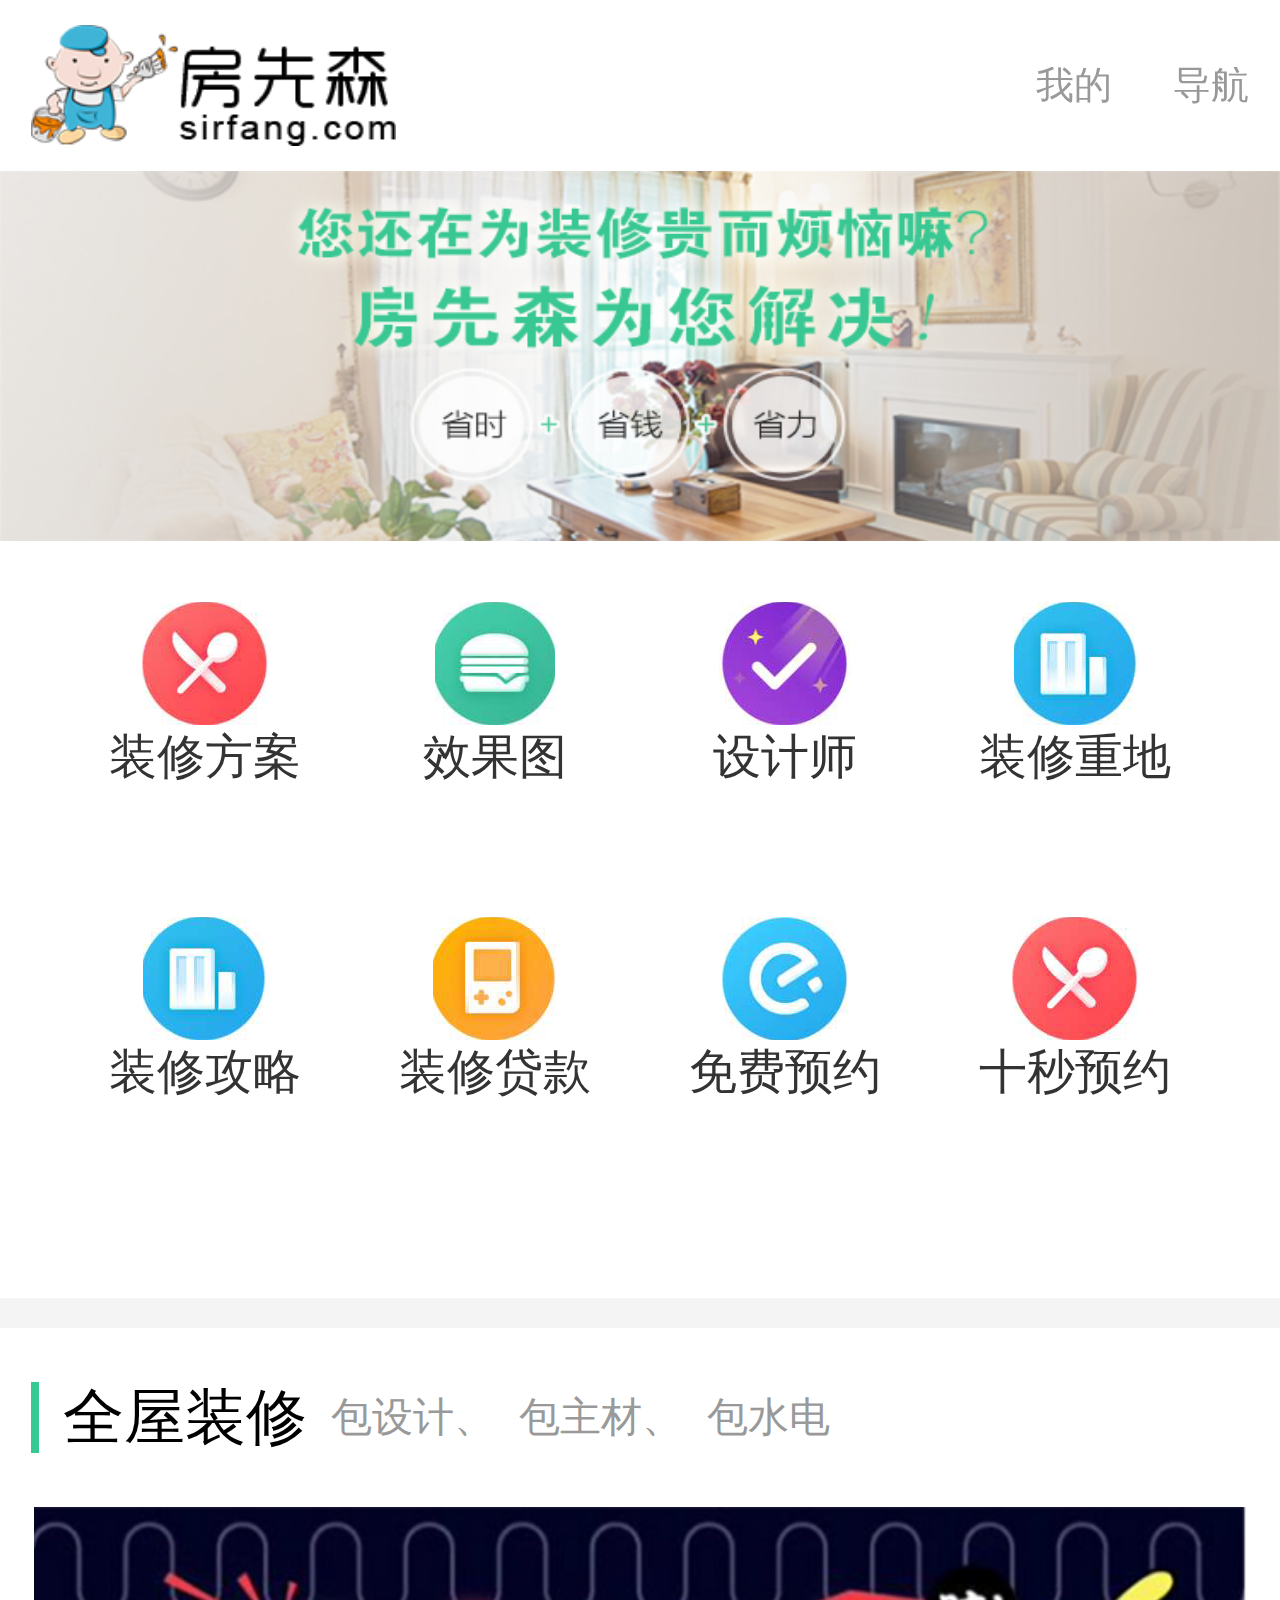
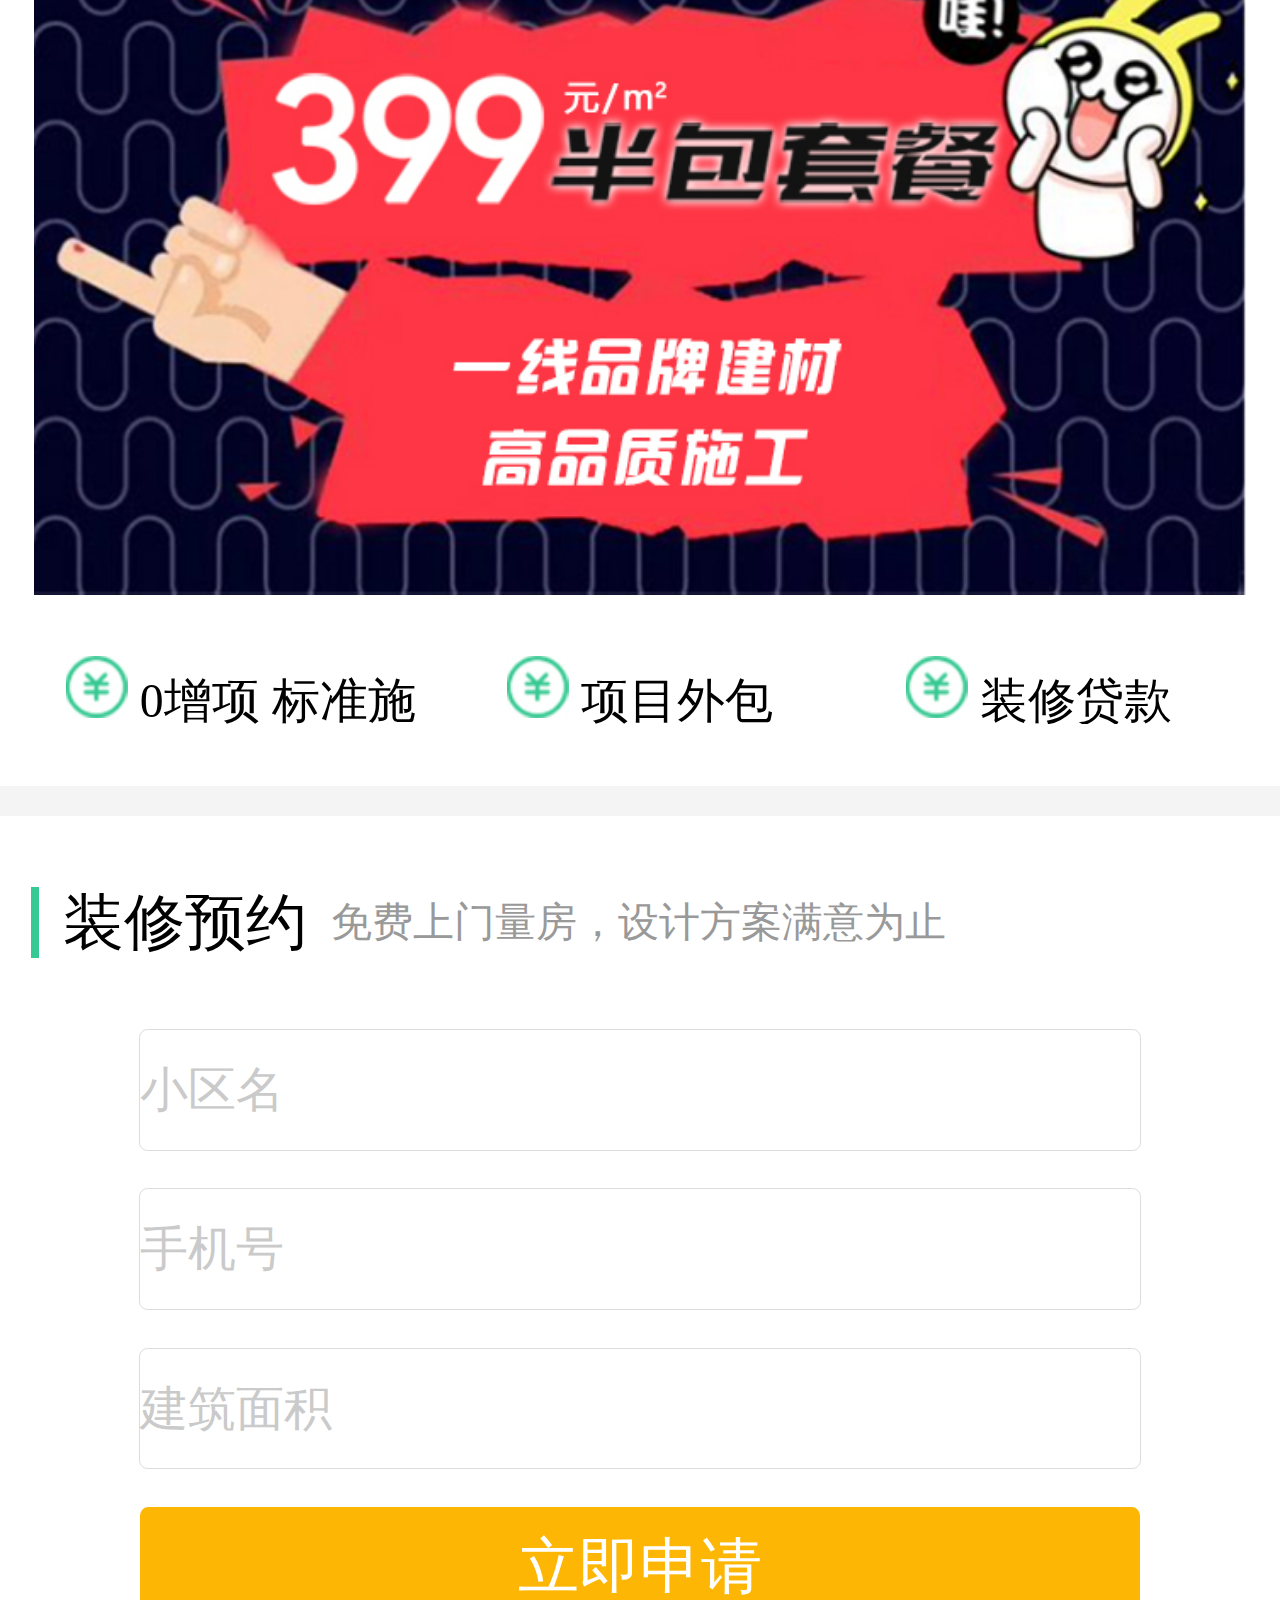
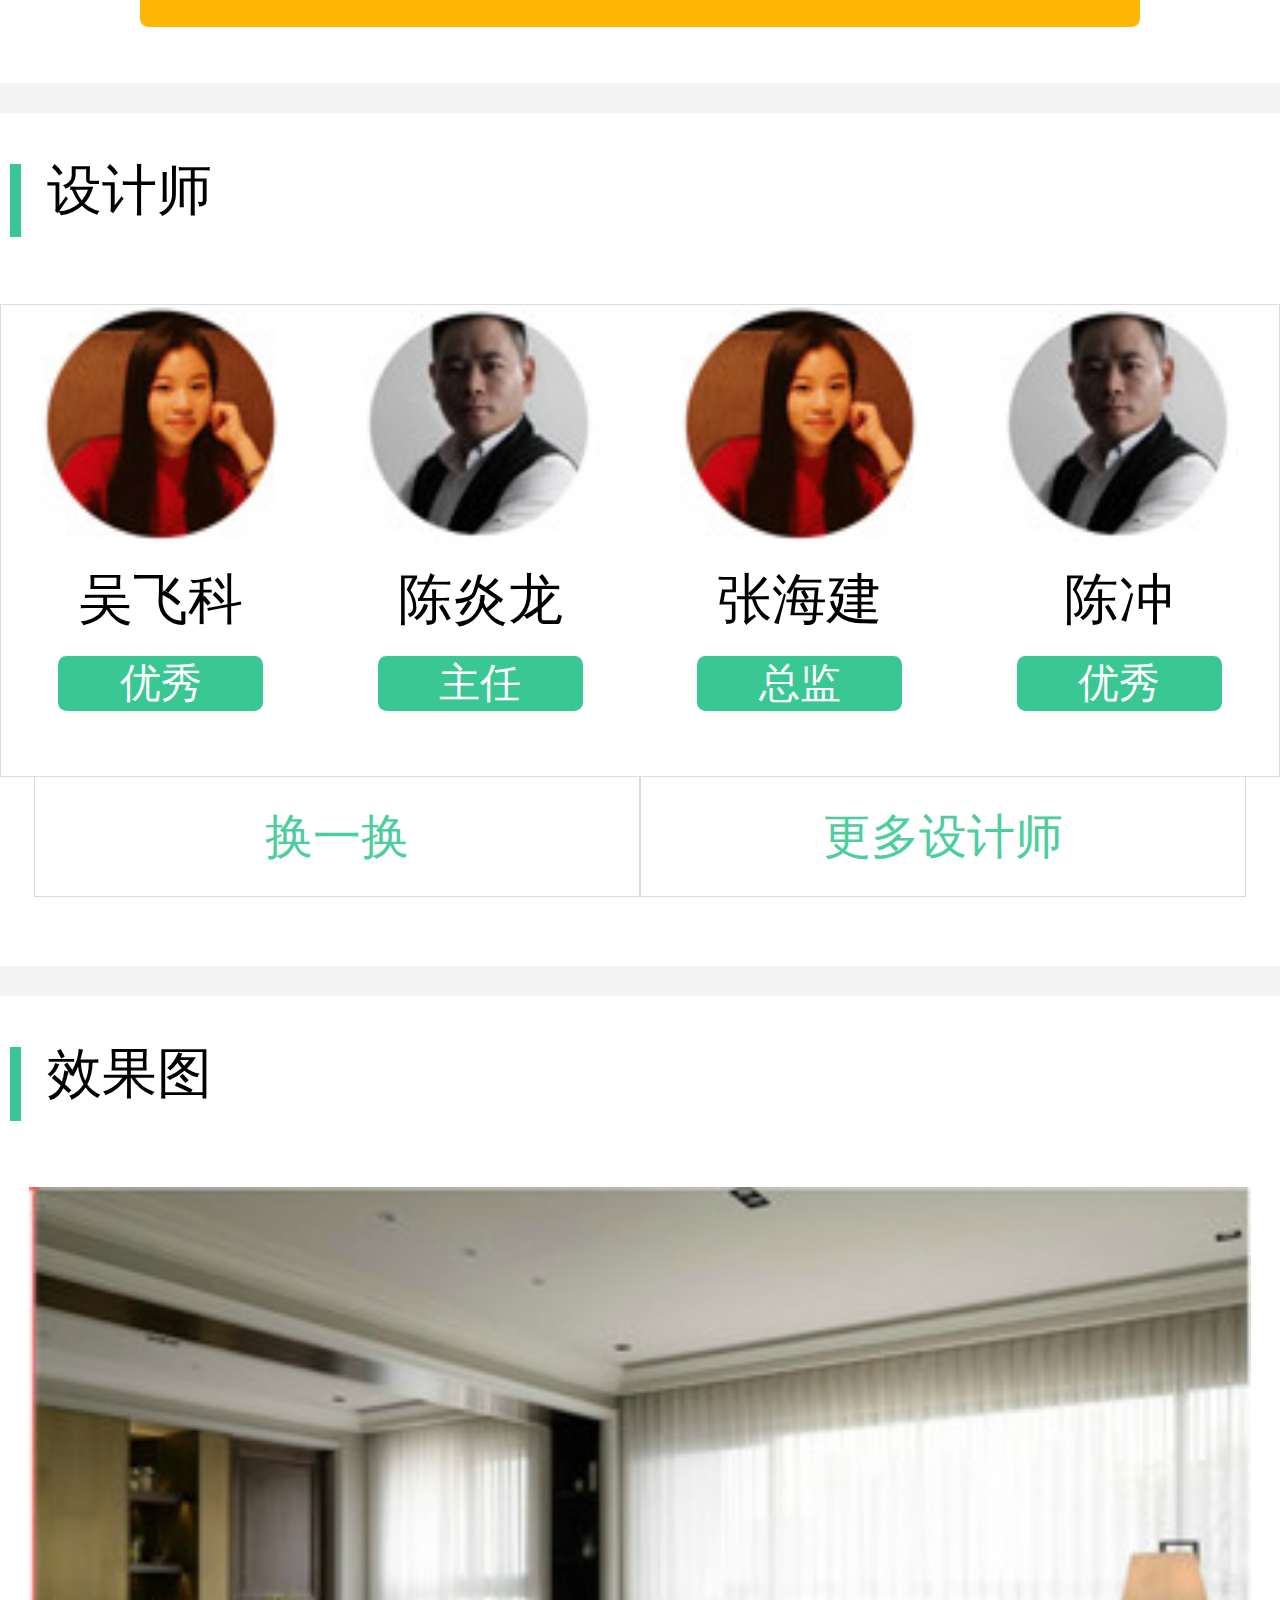
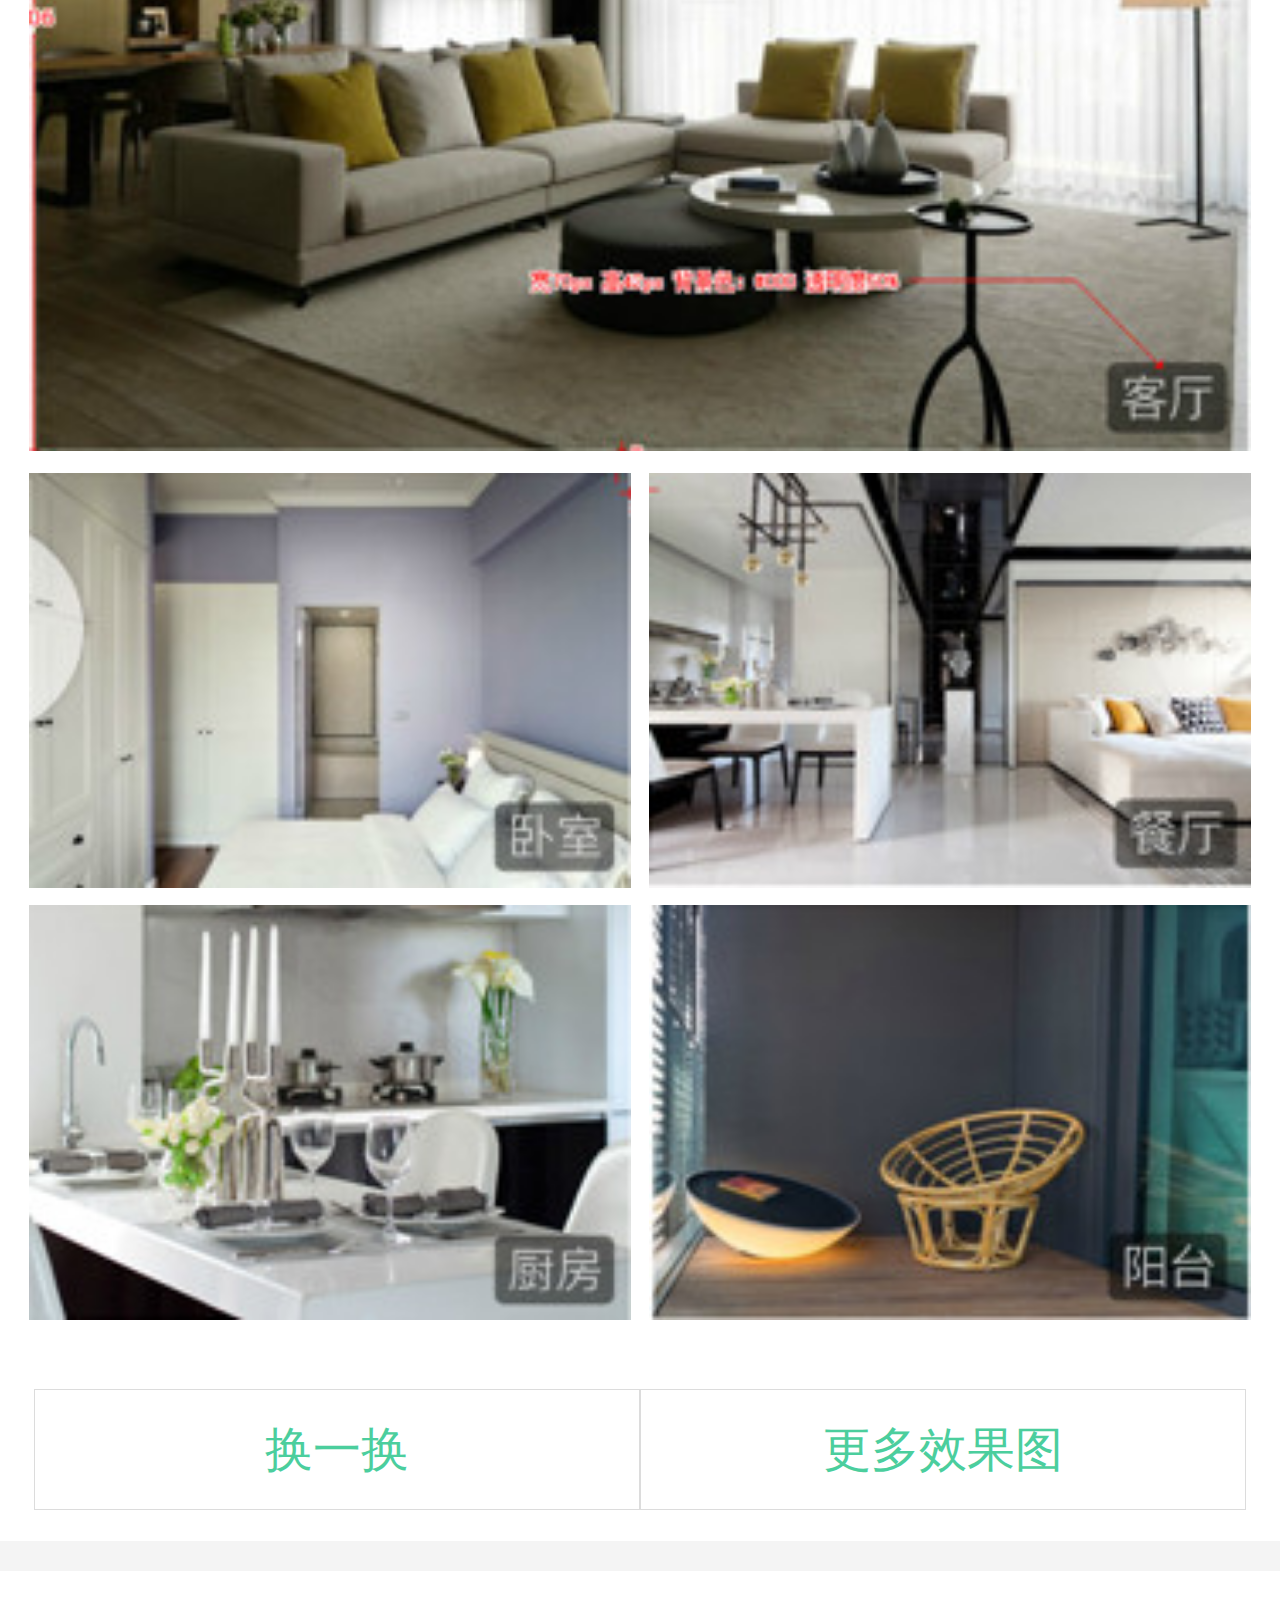
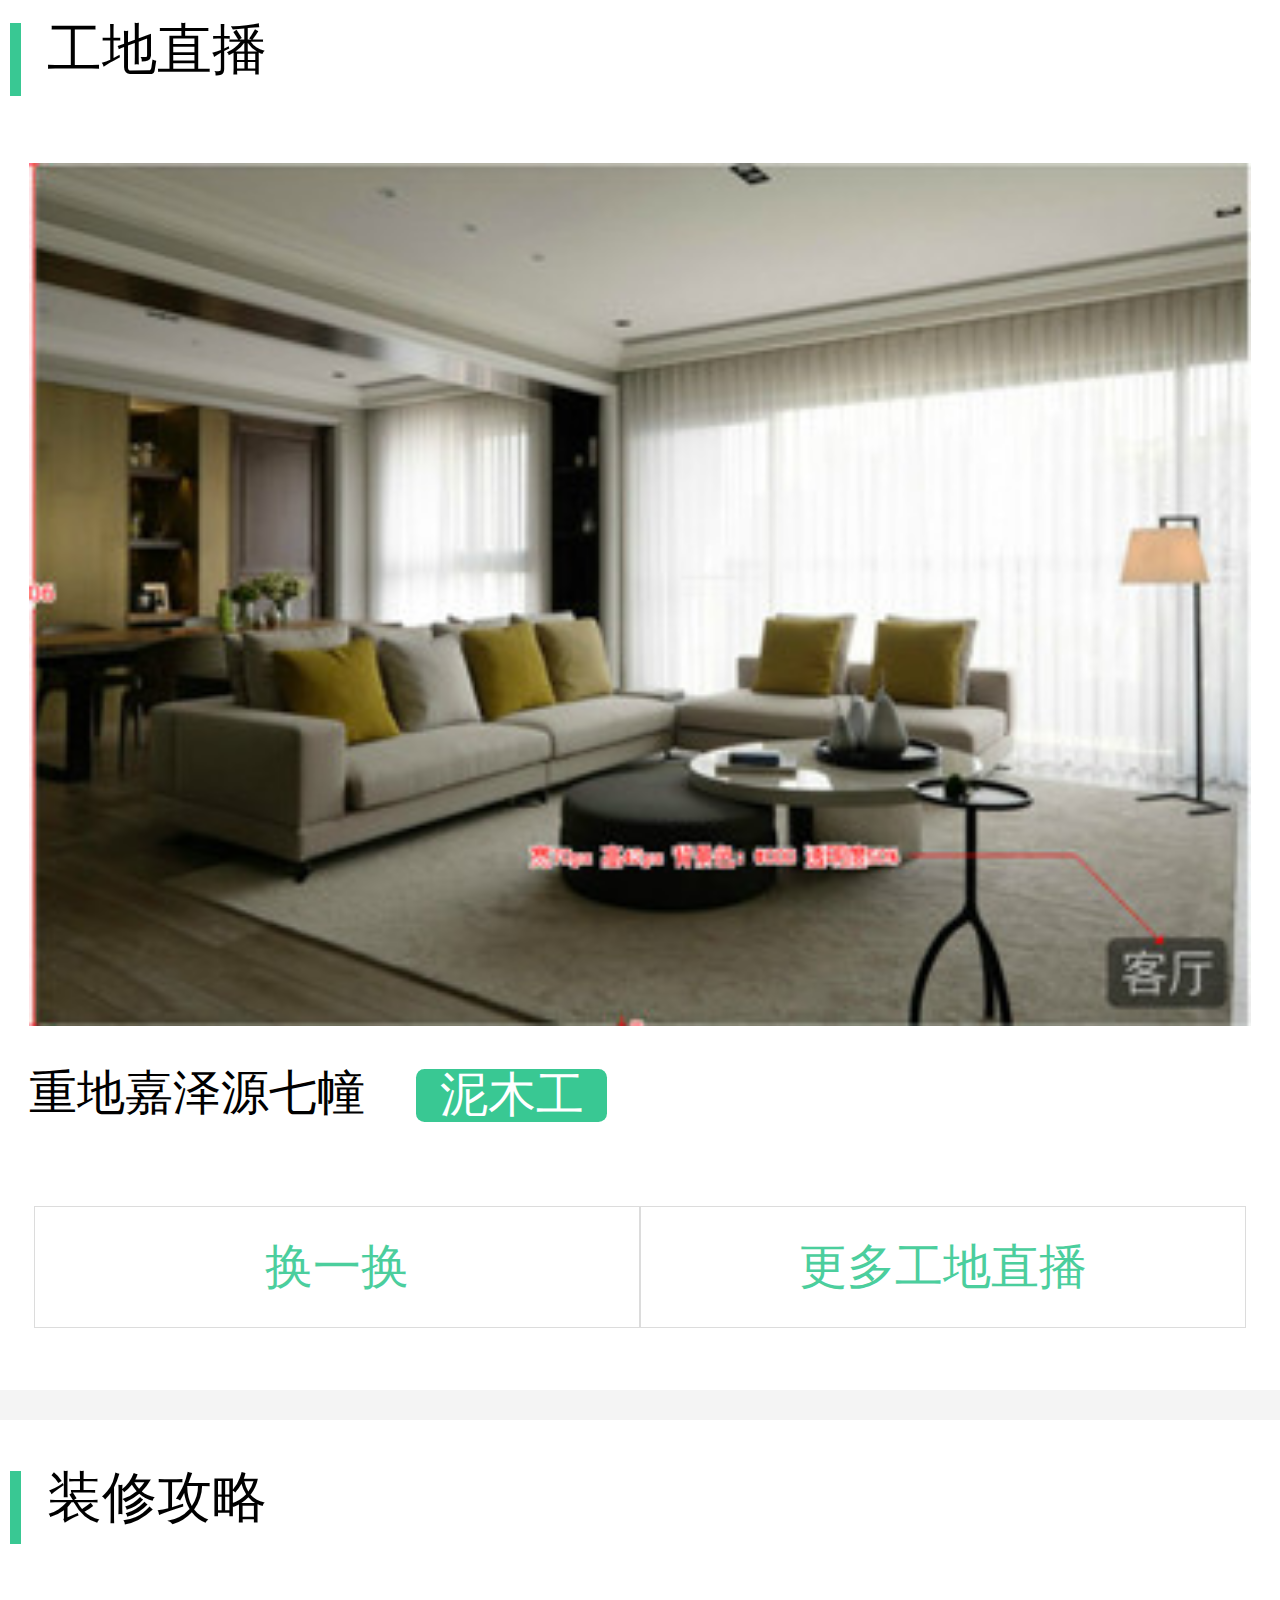
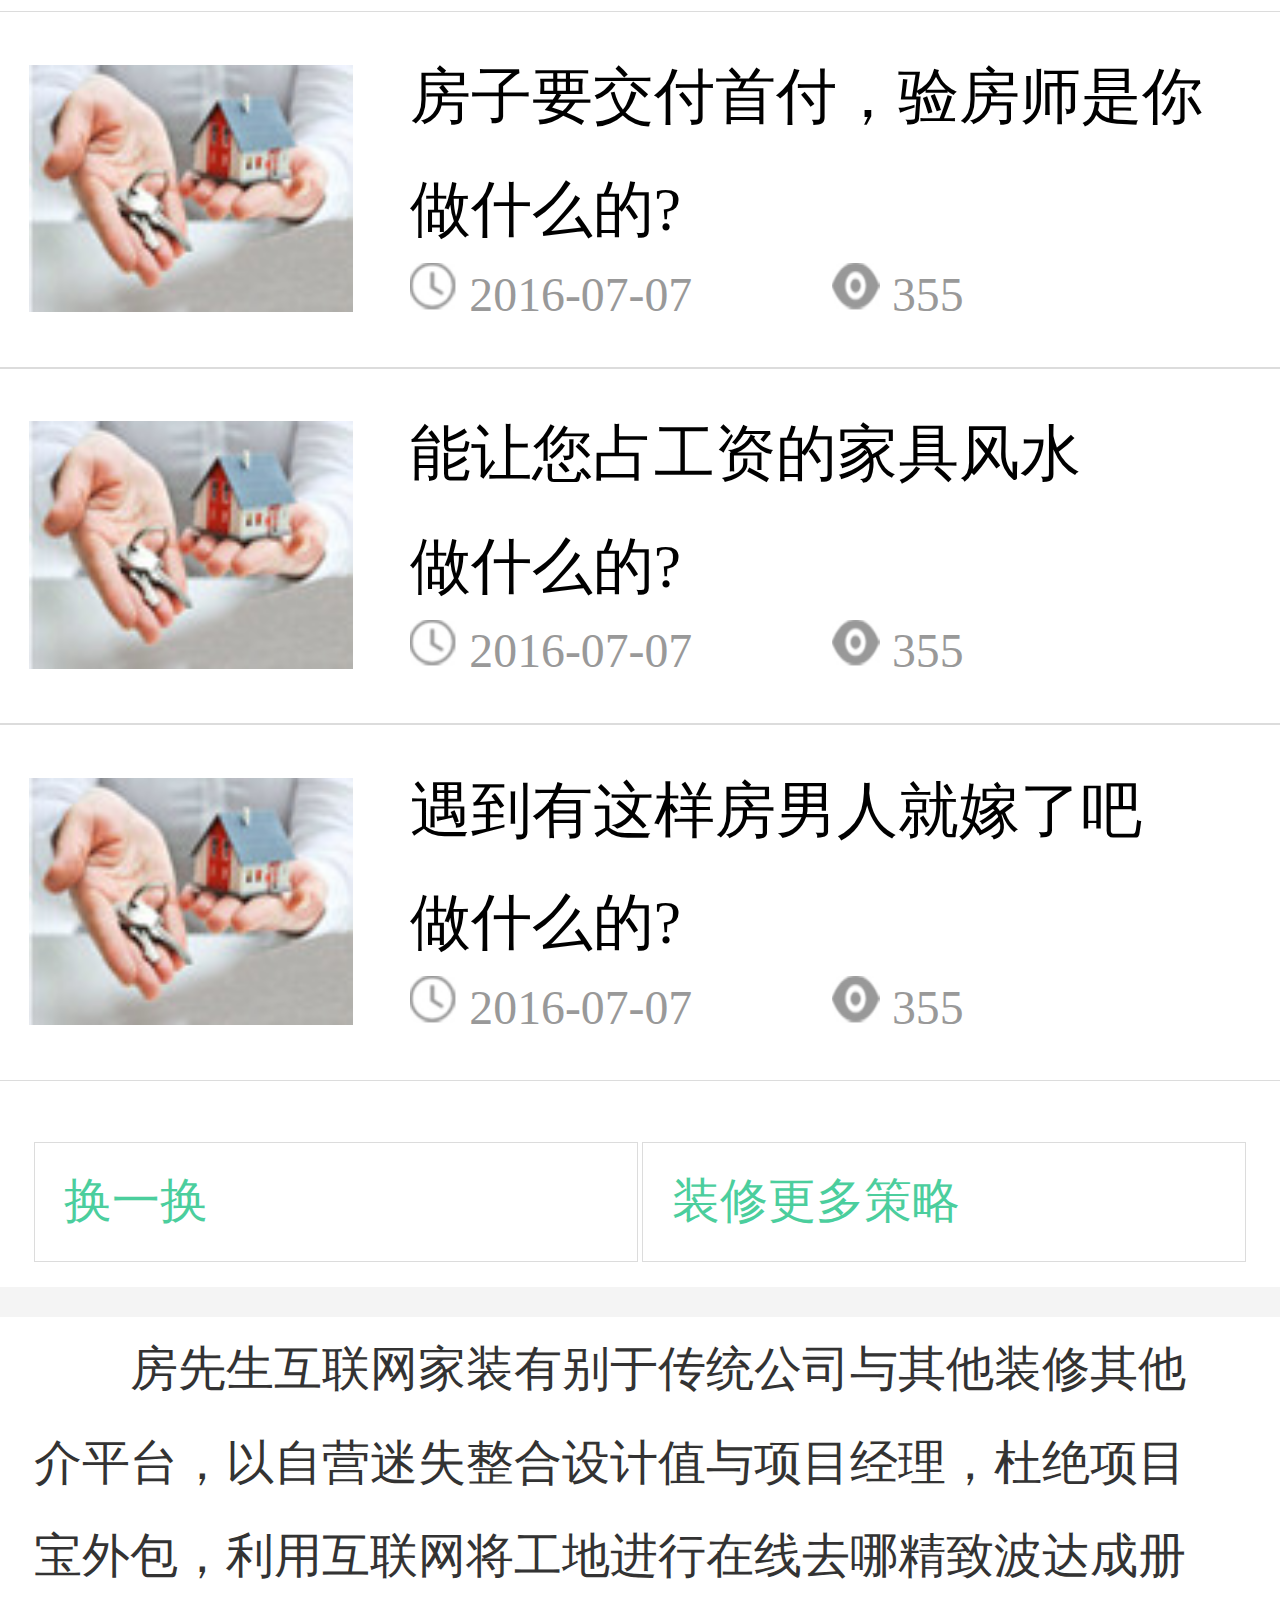
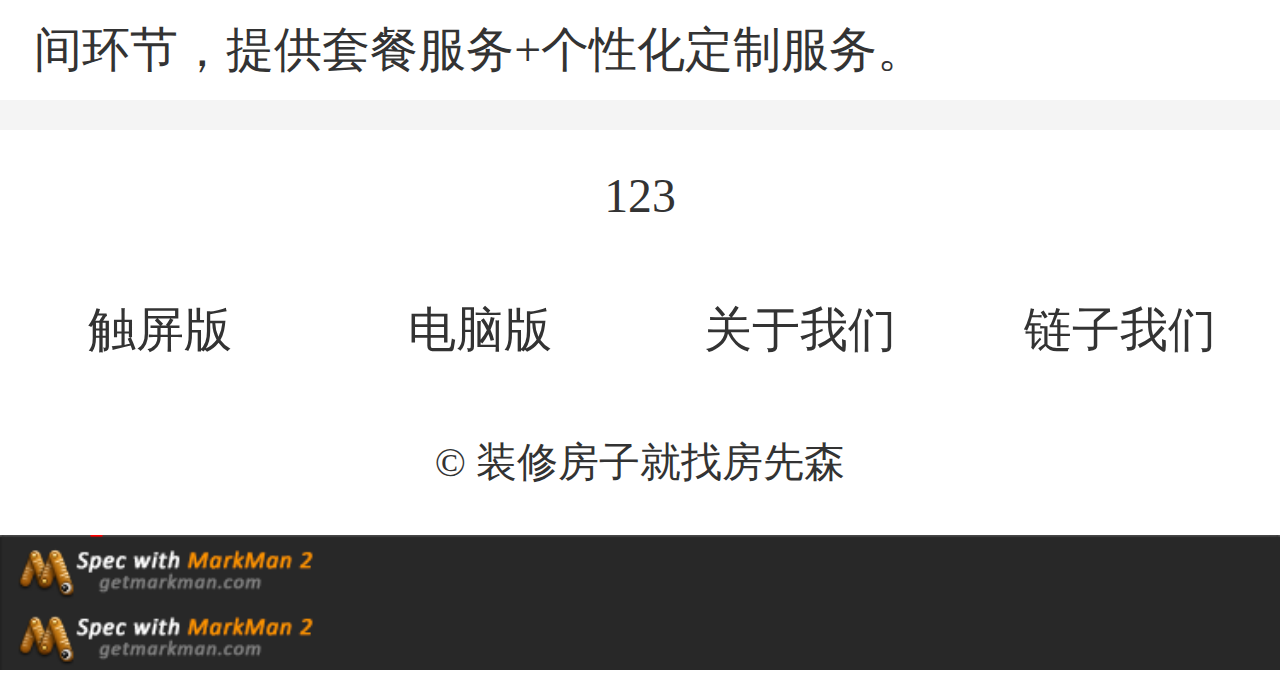
<file: Afangxiansheng/index.html>
<!DOCTYPE html>
<html>
	<head>
		<meta charset="utf-8" />
		<title></title>
		<meta name="viewport" content="width=device-width,initial-scale=1,minimum-scale=1,maximum-scale=1,user-scalable=no" />
		<link rel="stylesheet" type="text/css" href="css/reset.css"/>
		<link rel="stylesheet" type="text/css" href="a.css"/>
		<script type="text/javascript" src="js/app.js" ></script>
	</head>
	<body> 
		<header class="header1">
			<img src="img/logo.png"/>
			<div>
				<a href="">我的</a>
				<a href="">导航</a> 
			</div>  
		</header> 
		<section>
			<img src="img/banner.jpg"/> 
		</section>
		<article>
			<a href="">
				<img src="img/164148057387222970_17.png"/>
				<p>装修方案</p>
			</a>
			<a href="">
				<img src="img/164148057387222970_19.png"/>
				<p>效果图</p>
			</a>
			<a href="">
				<img src="img/164148057387222970_21.png"/>
				<p>设计师</p>
			</a>
			<a href="">
				<img src="img/164148057387222970_23.png"/>
				<p>装修重地</p> 
			</a>
			<a href=""> 
				<img src="img/164148057387222970_23.png"/>
				<p>装修攻略</p>
			</a>
			<a href="">
				<img src="img/164148057387222970_25.png"/>
				<p>装修贷款</p>
			</a>
			<a href="">
				<img src="img/164148057387222970_35.png"/>
				<p>免费预约</p>
			</a>
			<a href="">
				<img src="img/164148057387222970_17.png"/> 
				<p>十秒预约</p>  
			</a>
		</article>
		<aside>
			<div></div>
			<span>全屋装修</span>
			<span class="s">包设计、</span>
			<span class="s">包主材、</span>
			<span class="s">包水电</span>  
		</aside>
		<nav class="nav_a">
			<img src="img/img1.jpg"/>
		</nav> 
		<nav class="nav_b">
			<a href="">
				<img src="img/aa.png" align="middle"/> 
				0增项 标准施工
			</a>
			<a href="">
				<img src="img/aa.png" align="middle"/>   
				项目外包
			</a>
			<a href="">
				<img src="img/aa.png" align="middle"/> 
				装修贷款 
			</a>
		</nav>  
		<nav class="nav_c">
			<aside>
				<div></div>
				<span>装修预约</span> 
				<span class="s">免费上门量房，设计方案满意为止</span>  
			</aside>
			<div class="div2">
				<li class="li1">小区名</li>
				<li class="li1">手机号</li>
				<li class="li1">建筑面积</li>
				<li class="li2">立即申请</li>  
			</div>
		</nav>
		<nav class="nav_d">
			<div class="div3">
				<div>设计师</div>
			</div>
			<div class="div4">
				<li>
					<img src="img/2017-09-11_172541.jpg"/>
					<p>吴飞科</p>
					<p>优秀</p>
				</li>
				<li>
					<img src="img/2017-09-11_172555.jpg"/>
					<p>陈炎龙</p>
					<p>主任</p>
				</li>
				<li>
					<img src="img/2017-09-11_172541.jpg"/>
					<p>张海建</p>
					<p>总监</p>
				</li>
				<li> 
					<img src="img/2017-09-11_172555.jpg"/>
					<p>陈冲</p> 
					<p>优秀</p>   
				</li> 
			</div>
			<div class="div5">
				<li>换一换</li>
				<li>更多设计师</li>
			</div>
		</nav>
		<nav class="nav_e">
			<div class="div3">
				<div>效果图</div>
			</div>
			<div class="div4">
				<img src="img/2017-09-11_184629.jpg"/>
			</div>
			<div class="div4 aa">
				<li><img src="img/2017-09-11_184641.jpg"/></li>
				<li><img src="img/2017-09-11_184715.jpg"/></li>
				<li><img src="img/2017-09-11_184727.jpg"/></li>
				<li><img src="img/2017-09-11_184738.jpg"/></li>
			</div> 
			<div class="div5">
				<li>换一换</li>
				<li>更多效果图</li>
			</div>
		</nav>
		<nav class="nav_f">
			<div class="div3">
				<div>工地直播</div>
			</div>
			<div class="div4">
				<img src="img/2017-09-11_184629.jpg"/>
			</div>
			<div class="div6">
				<li>重地嘉泽源七幢</li>
				<li class="li3">泥木工程</li>  
			</div>
			<div class="div5">
				<li>换一换</li>
				<li>更多工地直播</li>  
			</div>
		</nav>
		<nav class="nav_g">
			<div class="div3">
				<div>装修攻略</div> 
			</div> 
			<li>
				<img src="img/2017-09-11_194222.jpg"/>
				<div>
					
						<p class="p2">房子要交付首付，验房师是你</p>
						<p class="p1">做什么的?</p> 
					
					<p class="p3">
						<span>
							<img src="img/1首页_spec_03.png" align="center"/>
							<span>2016-07-07</span>
						</span>
						<span class="span1">
							<img src="img/1首页_spec_05.png" align="center"/>
							<span>355</span> 
						</span>
					</p>
				</div>
			</li>
			<li>
				<img src="img/2017-09-11_194222.jpg"/>
				<div>
					
						<p class="p2">能让您占工资的家具风水</p>
						<p class="p1">做什么的?</p> 
					
					<p class="p3">
						<span>
							<img src="img/1首页_spec_03.png" align="center"/>
							<span>2016-07-07</span>
						</span>
						<span class="span1">
							<img src="img/1首页_spec_05.png" align="center"/>
							<span>355</span> 
						</span>
					</p>
				</div>
			</li>
			<li>
				<img src="img/2017-09-11_194222.jpg"/>
				<div>
					
						<p class="p2">遇到有这样房男人就嫁了吧</p>
						<p class="p1">做什么的?</p> 
					
					<p class="p3">
						<span>
							<img src="img/1首页_spec_03.png" align="center"/>
							<span>2016-07-07</span>
						</span>
						<span class="span1">
							<img src="img/1首页_spec_05.png" align="center"/>
							<span>355</span> 
						</span>
					</p>
				</div>
			</li>
			<div class="div5">
				<li>换一换</li>
				<li>装修更多策略</li>   
			</div>
		</nav>
		<nav class="nav_h">
			<p>房先生互联网家装有别于传统公司与其他装修其他</p>
			<p>介平台，以自营迷失整合设计值与项目经理，杜绝项目</p>
			<p>宝外包，利用互联网将工地进行在线去哪精致波达成册</p>
			<p>间环节，提供套餐服务+个性化定制服务。</p>
		</nav>
		<footer>
			<li>123</li>
			<li>
				<a href="">触屏版</a>
				<a href="">电脑版</a>
				<a href="">关于我们</a>
				<a href="">链子我们</a>
			</li>
			<li>&copy; 装修房子就找房先森</li>
			
		</footer>
		<div id="div1">
				<img src="img/1首页_spec_02.png"/>
			</div>
	</body>
</html>
</file>
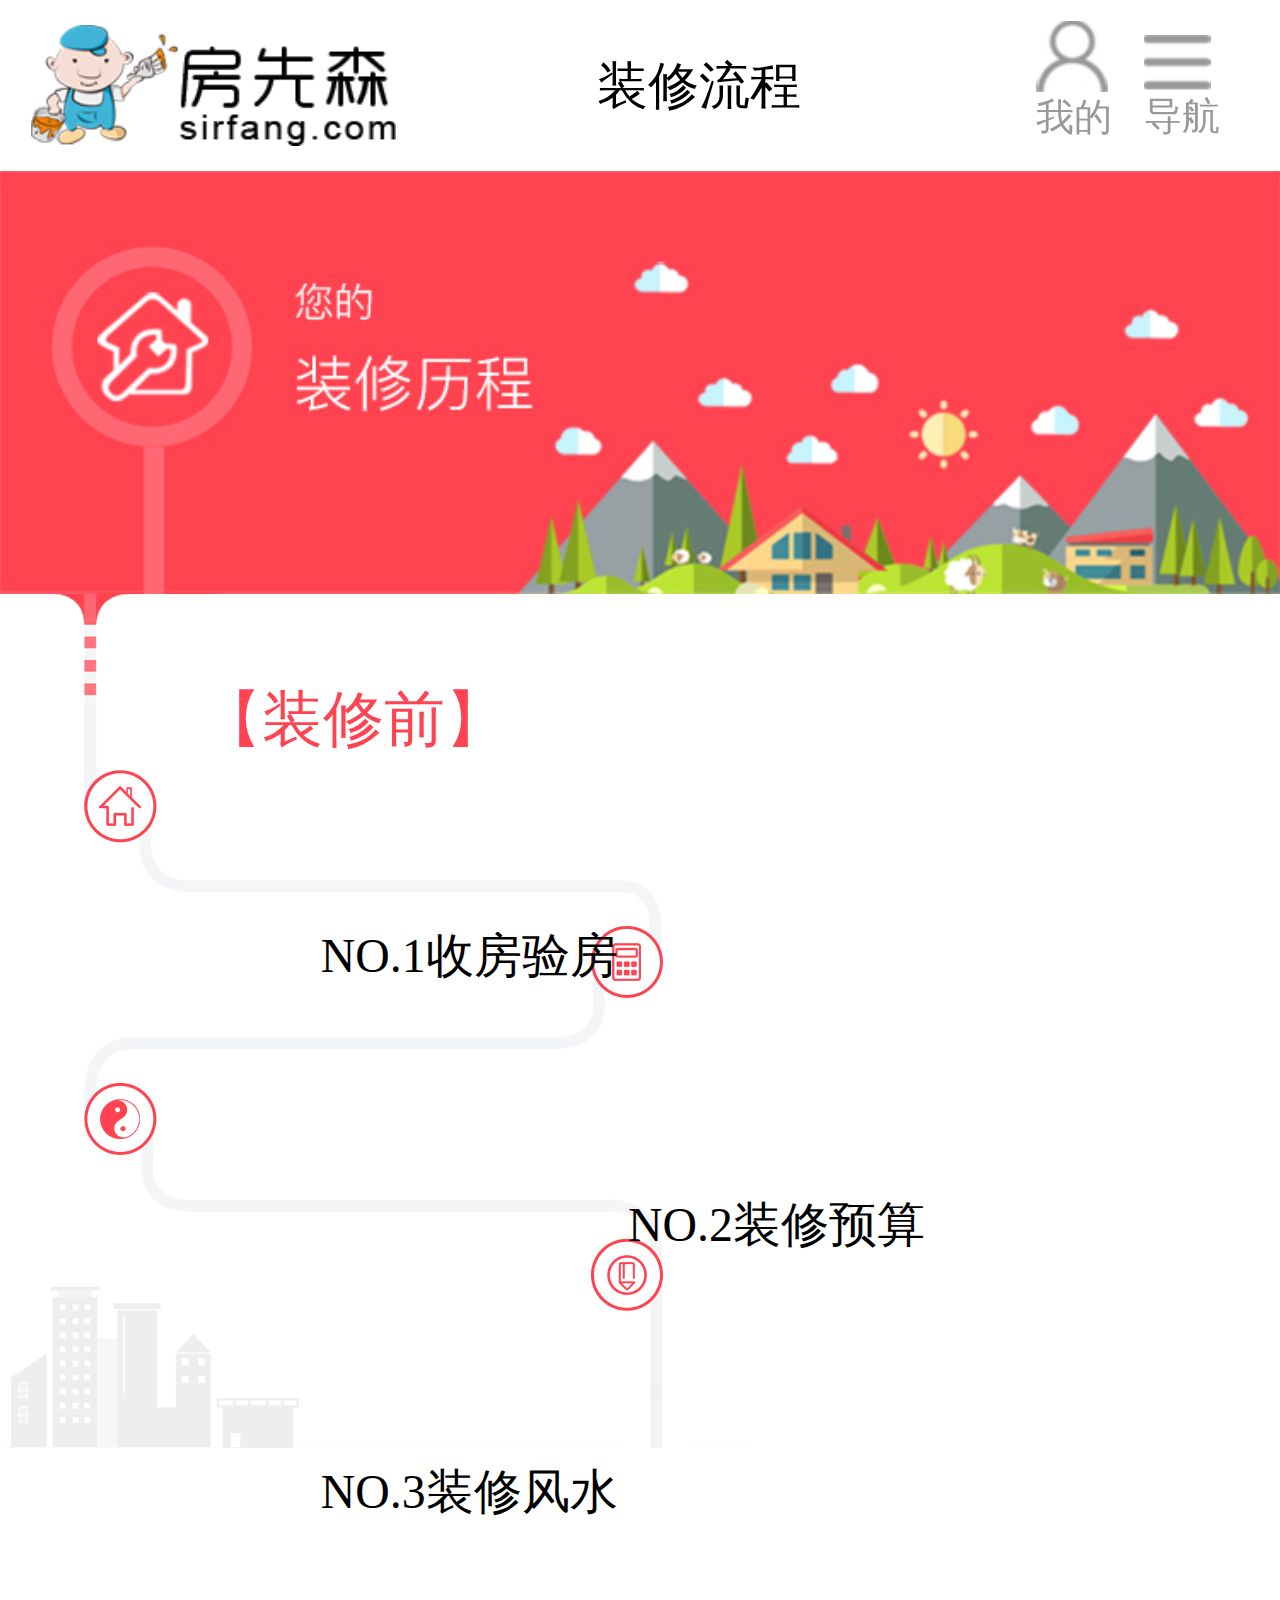
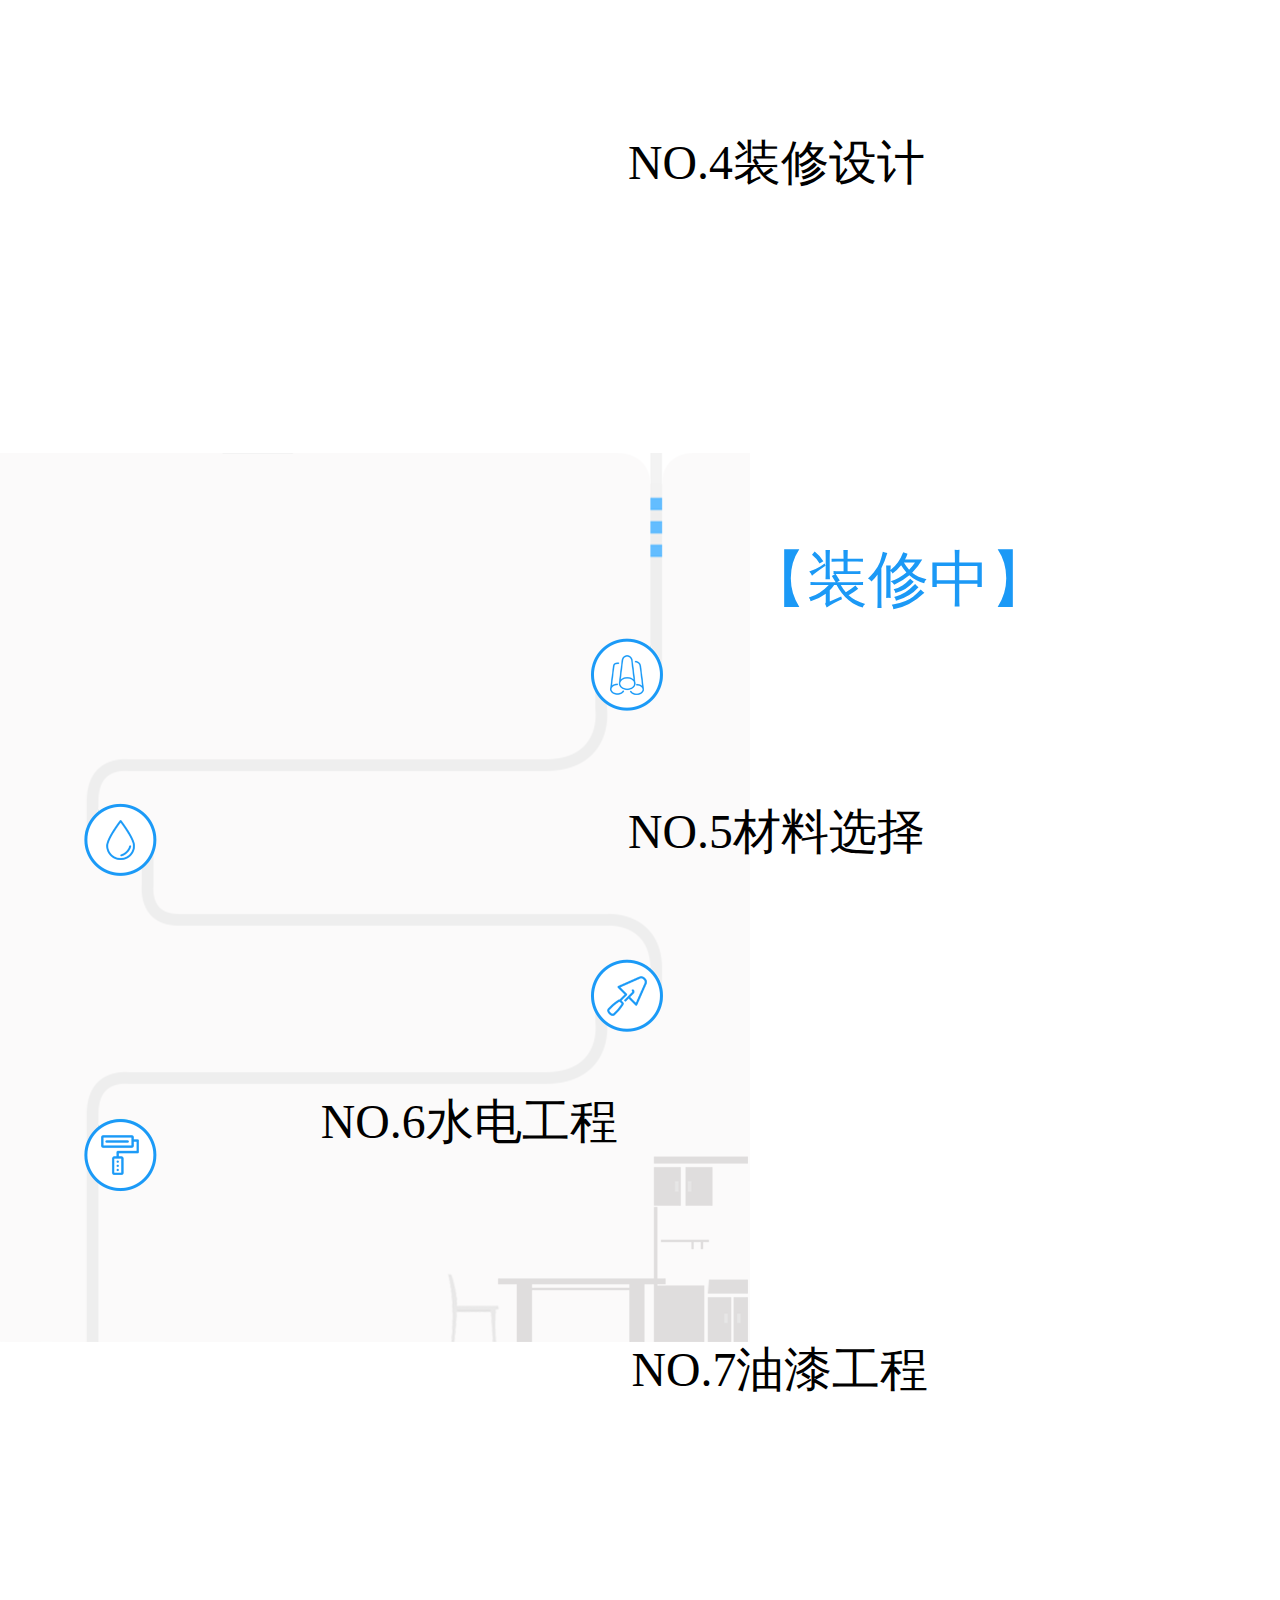
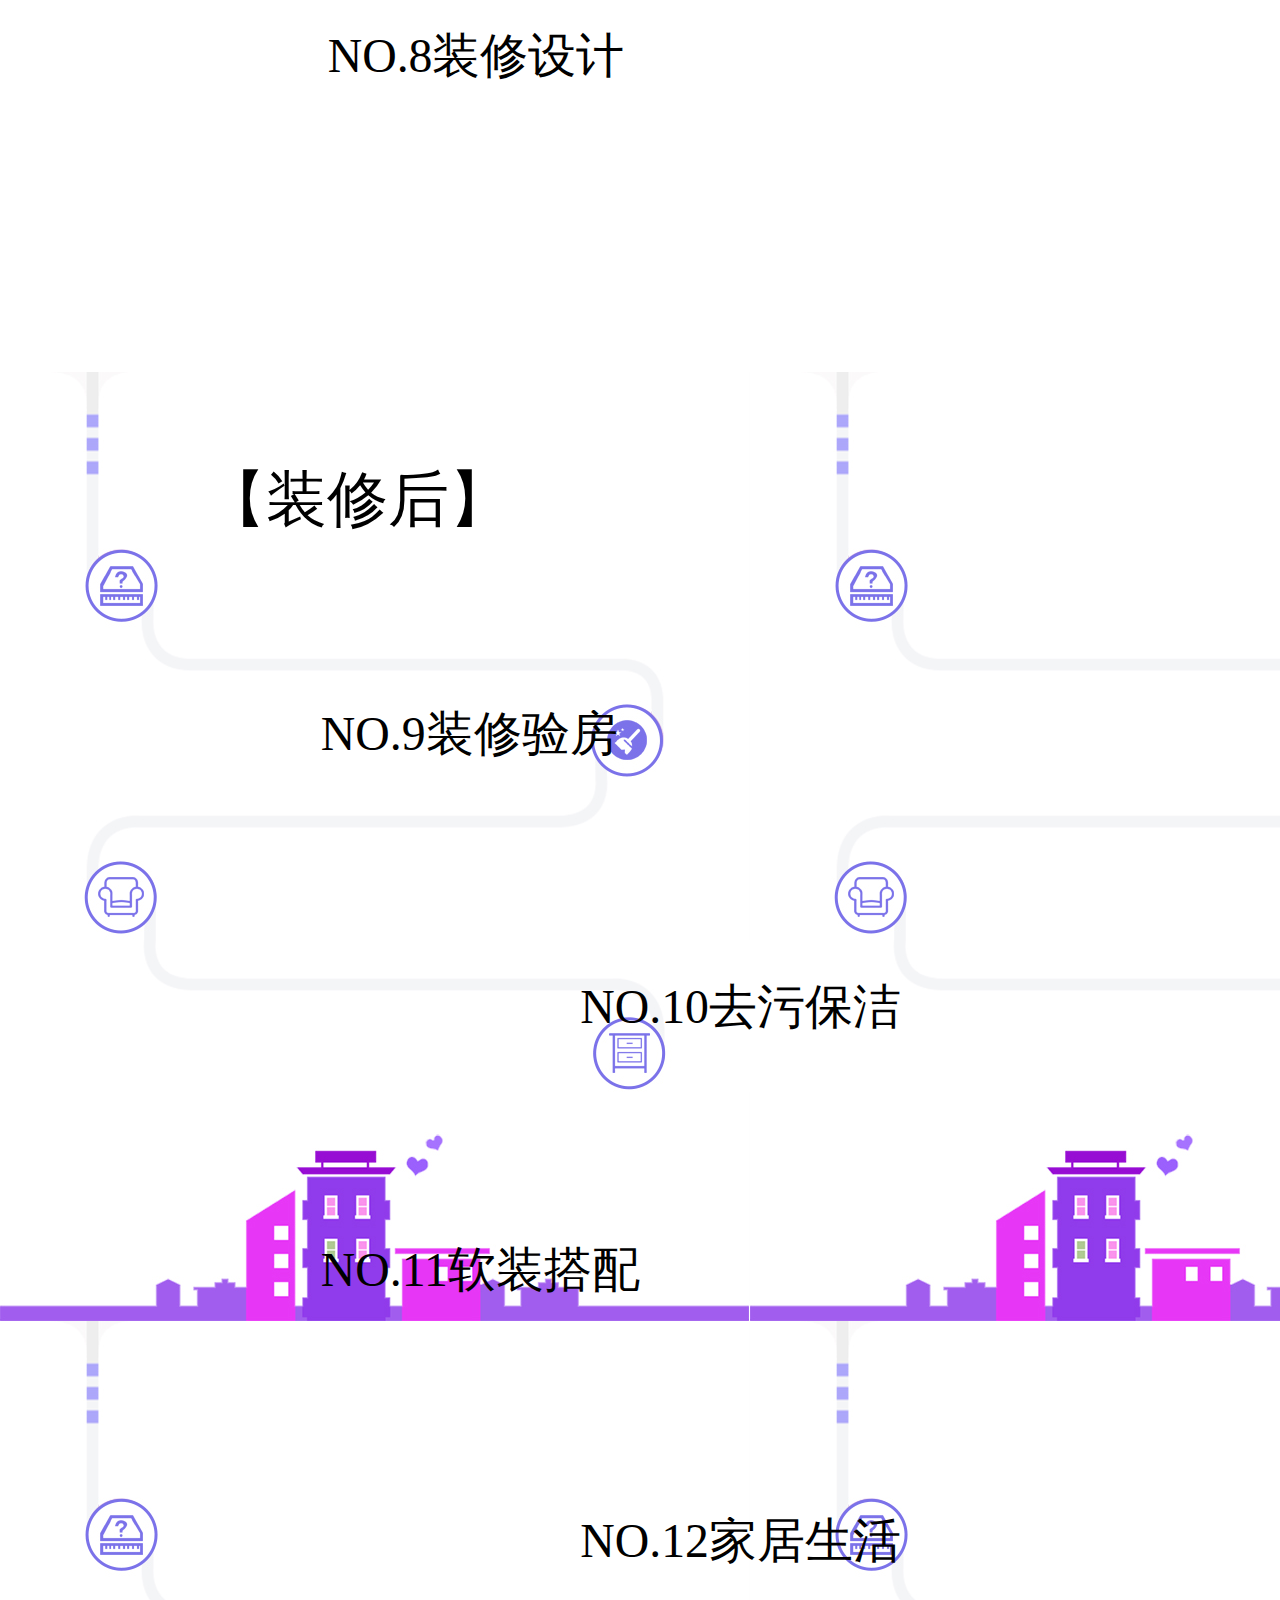
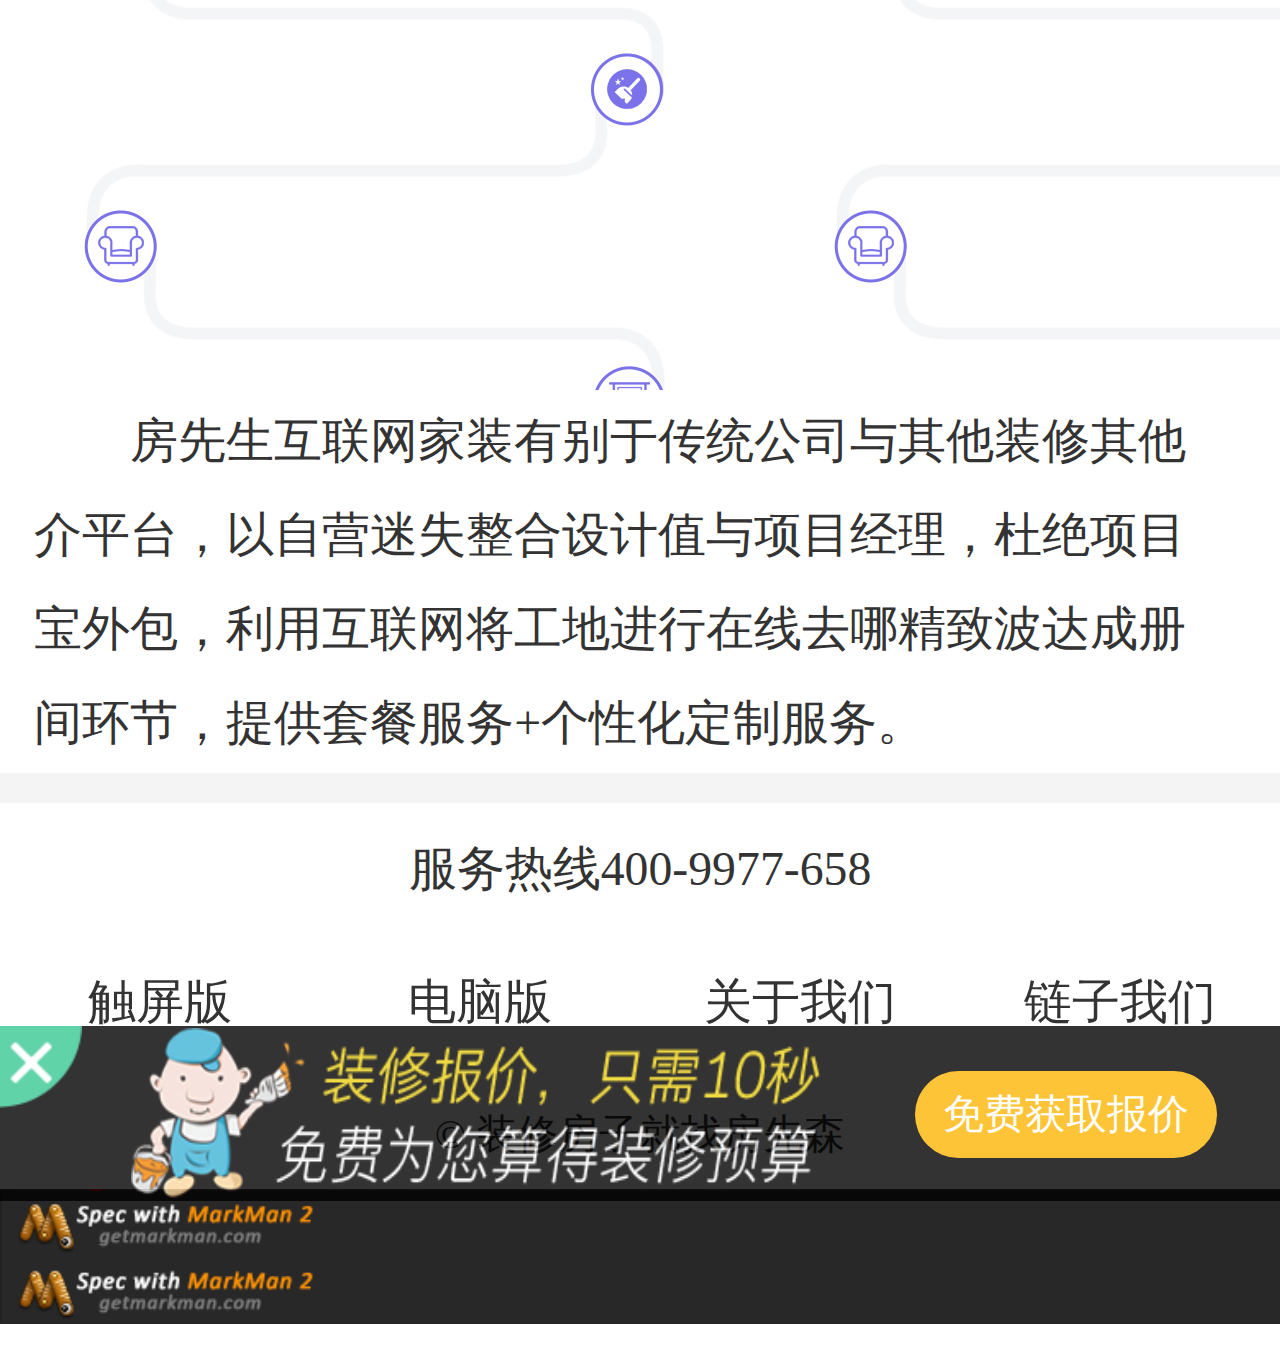
<file: Afangxiansheng/第三页.html>
<!DOCTYPE html>
<html>
	<head>
		<meta charset="UTF-8">
		<title></title>
		<meta name="viewport" content="width=device-width,initial-scale=1,minimum-scale=1,maximum-scale=1,user-scalable=no" />
		<link rel="stylesheet" type="text/css" href="css/reset.css"/>
		<link rel="stylesheet" type="text/css" href="c.css"/>
		<script src="js/app.js"></script>
	</head>
	<body>
		<header class="header1">
			<img src="img/logo.png"/>
			<p>装修流程</p> 
			<div>
				<a style="margin-top: -.08rem;" href="">
					<img style="width: .42rem; height: .42rem;" src="img3/3装修流程_spec_03.png"/>
					我的
				</a>
				<a href="">
					<img style="width: .39rem; height: .33rem;" src="img3/3装修流程_spec_06.png"/>
					导航 
				</a> 
			</div>      
		</header> 
		<section>
			 <img src="img3/process1.jpg"/> 
		</section> 
		<nav class="nav_a">
			<p>
			    【装修前】
			</p>
			<p>
				NO.1收房验房
			</p>
			<p>
				NO.2装修预算
			</p>
			<p>
				NO.3装修风水
			</p>
			<p>
				NO.4装修设计
			</p>
		</nav>
		<nav class="nav_b">
			<p>
			    【装修中】
			</p>
			<p>
				NO.5材料选择
			</p>
			<p>
				NO.6水电工程
			</p>
			<p>
				NO.7油漆工程
			</p>
			<p>
				NO.8装修设计
			</p>
		</nav>
		<nav class="nav_c">
			<p>
			    【装修后】
			</p>
			<p>
				NO.9装修验房
			</p>
			<p>
				NO.10去污保洁
			</p>
			<p>
				NO.11软装搭配
			</p>
			<p>
				NO.12家居生活
			</p> 
		</nav>   
		<nav class="nav_h">
			<p>房先生互联网家装有别于传统公司与其他装修其他</p>
			<p>介平台，以自营迷失整合设计值与项目经理，杜绝项目</p>
			<p>宝外包，利用互联网将工地进行在线去哪精致波达成册</p>
			<p>间环节，提供套餐服务+个性化定制服务。</p>
		</nav>
		<footer>
			<li>服务热线400-9977-658</li>
			<li>
				<a href="">触屏版</a>
				<a href="">电脑版</a>
				<a href="">关于我们</a>
				<a href="">链子我们</a>
			</li>
			<li>&copy; 装修房子就找房先森</li>
			
		</footer> 
		<div class="div2">
			<img src="img/icon_close.png"/>
			<div class="d1">
				免费获取报价  
			</div>
		</div>
		<div id="div1">
				<img src="img/1首页_spec_02.png"/>
			</div>
	</body>
</html>
</file>
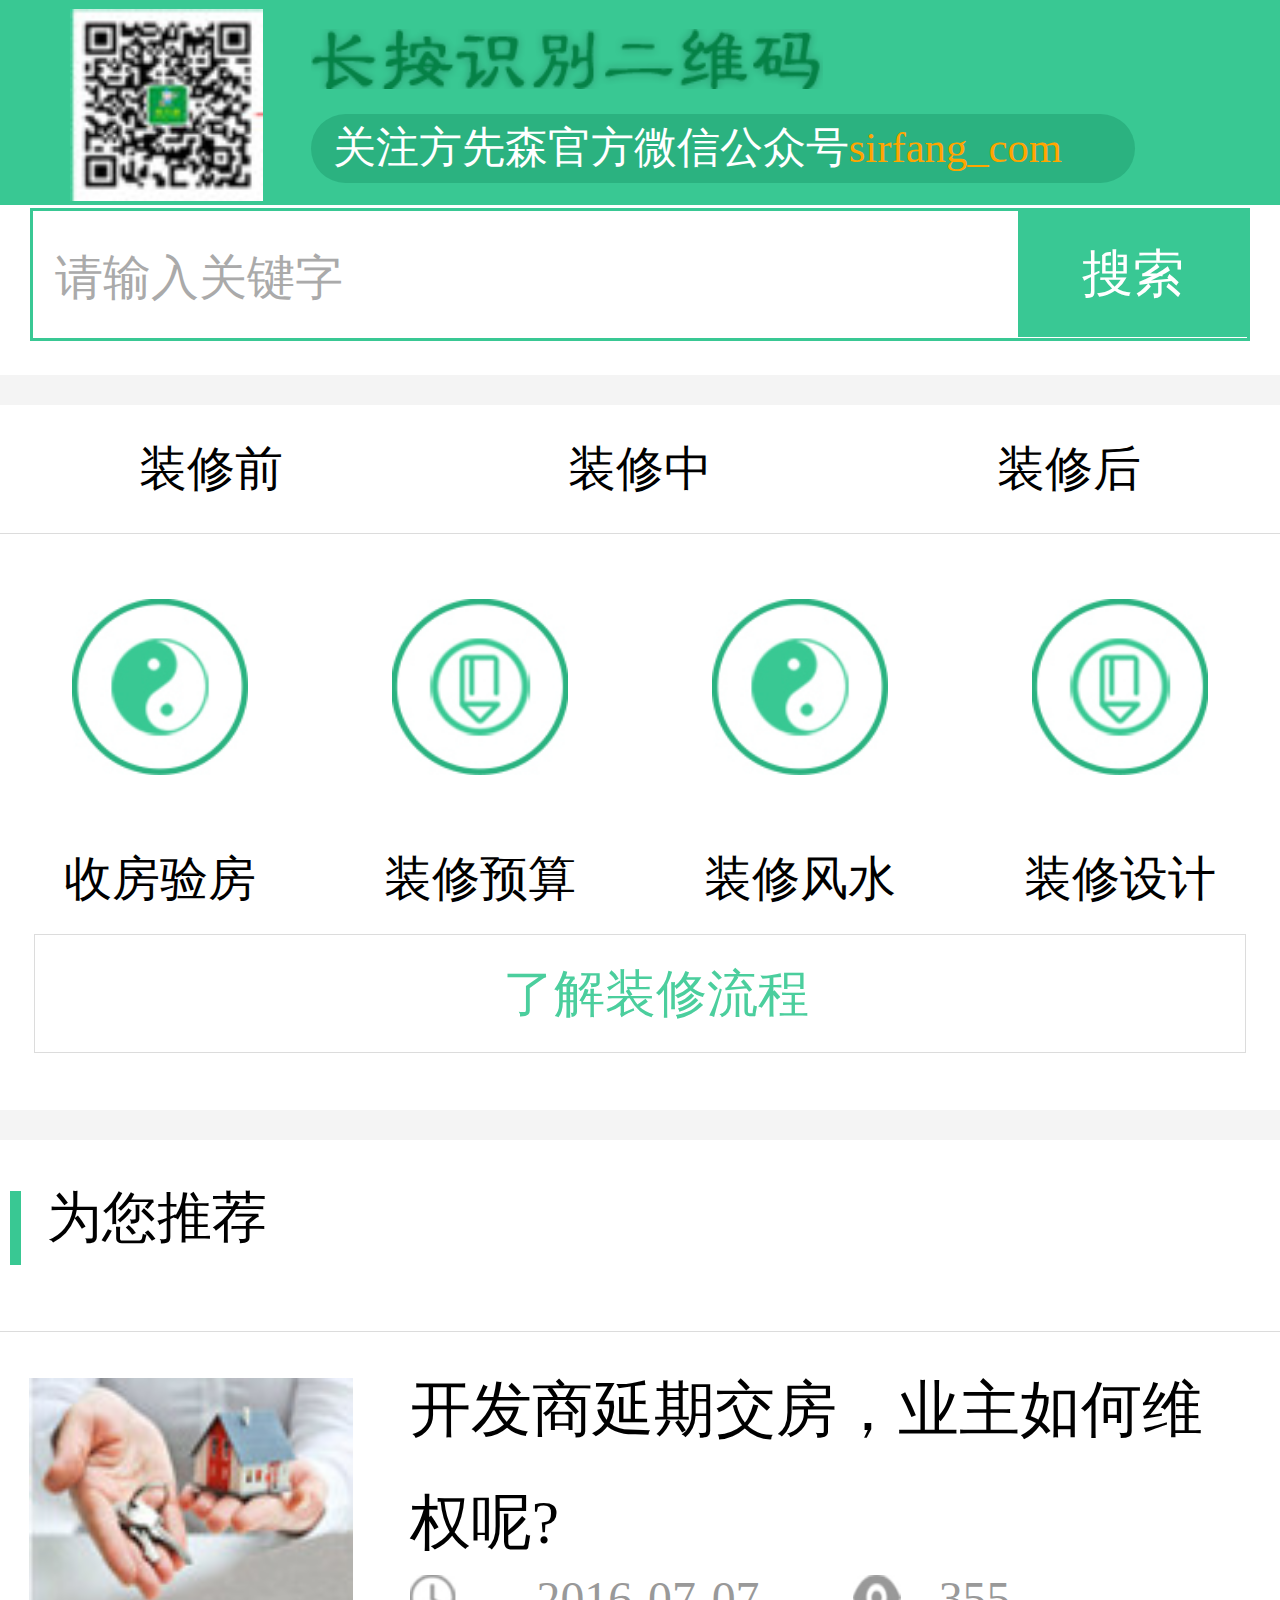
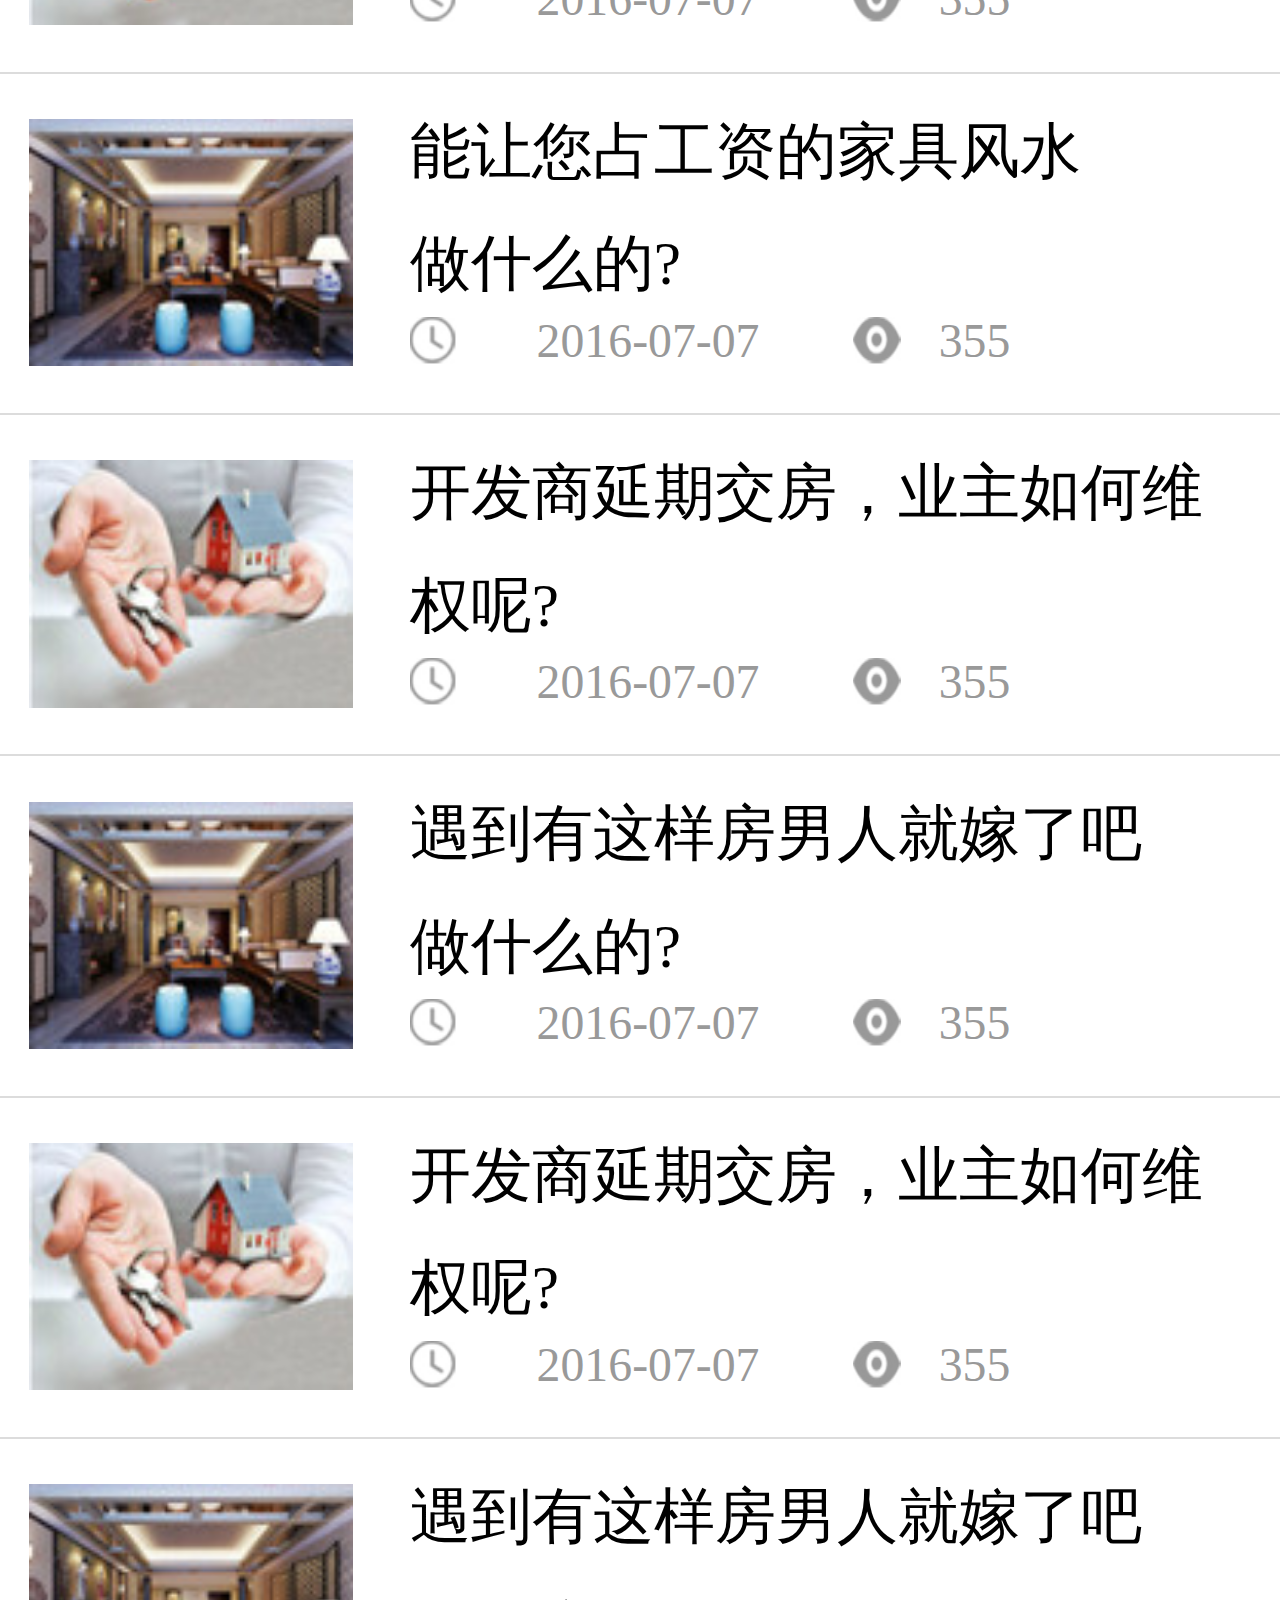
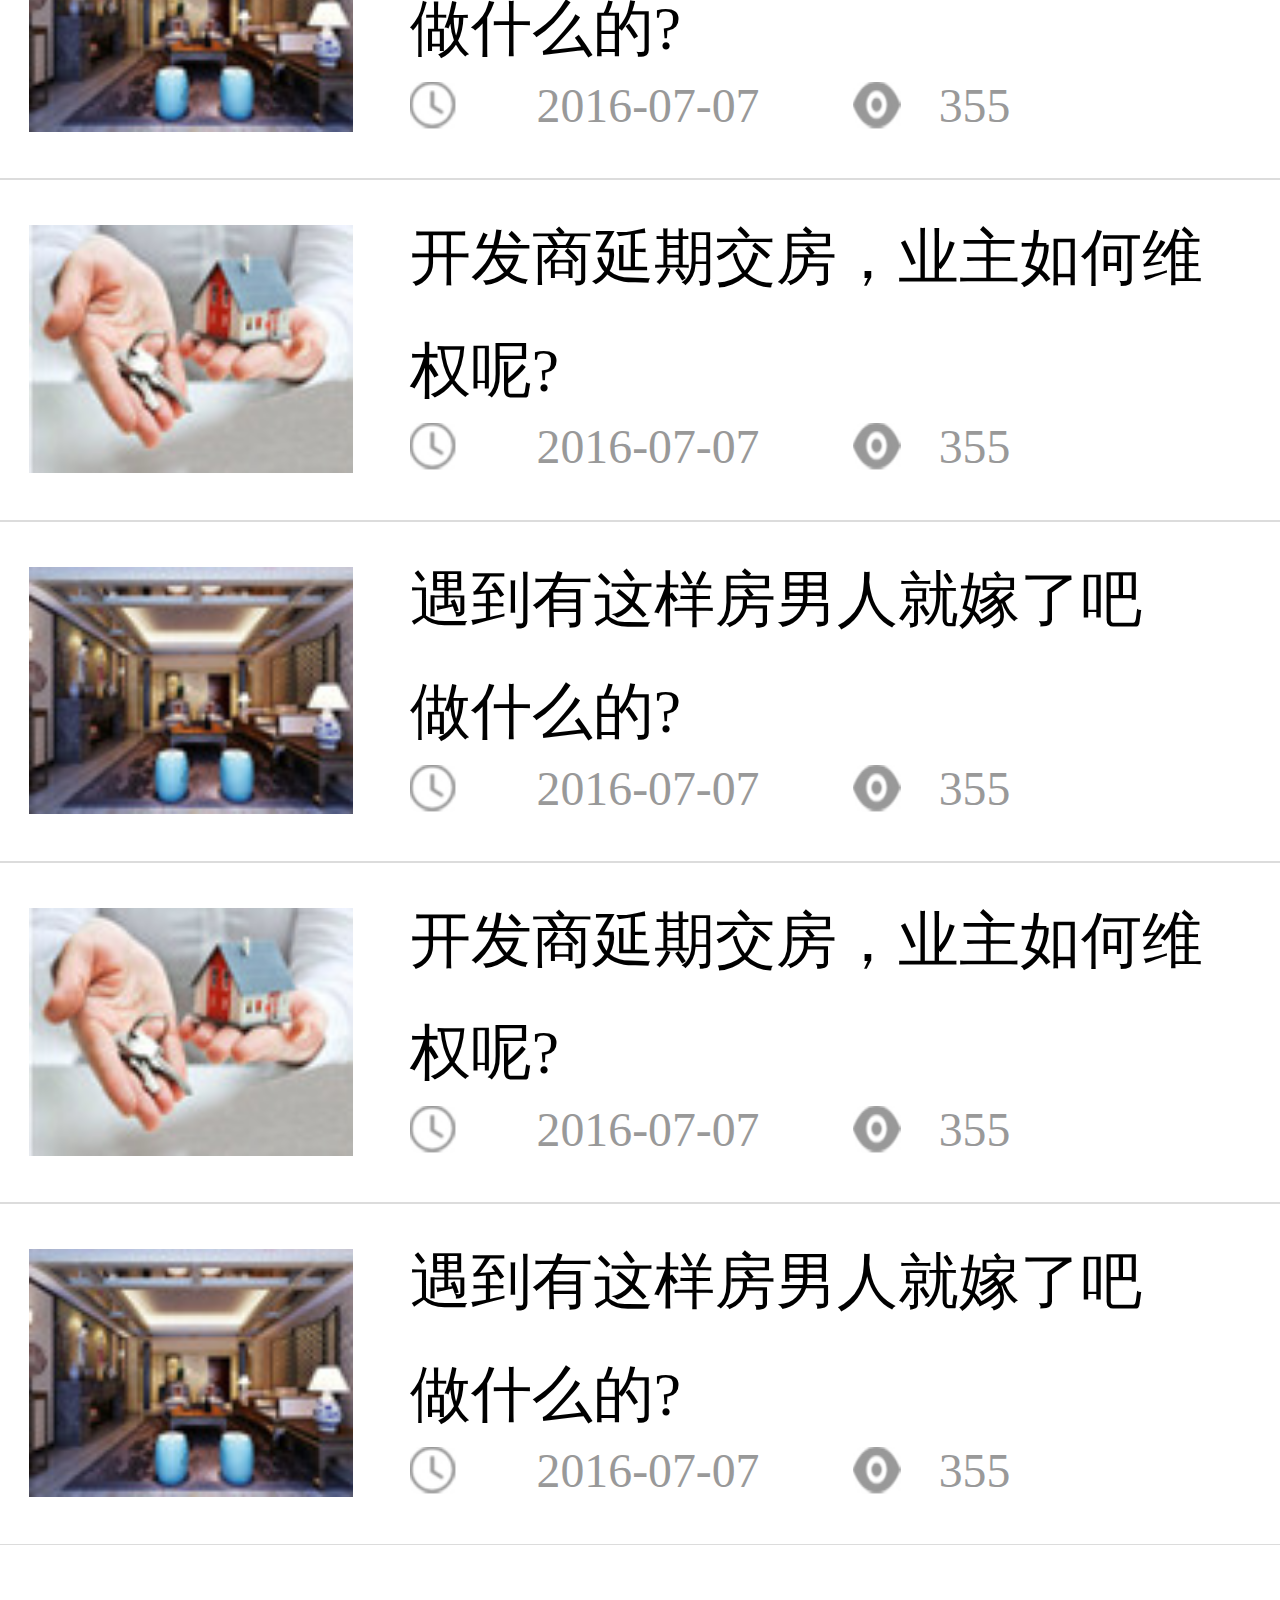
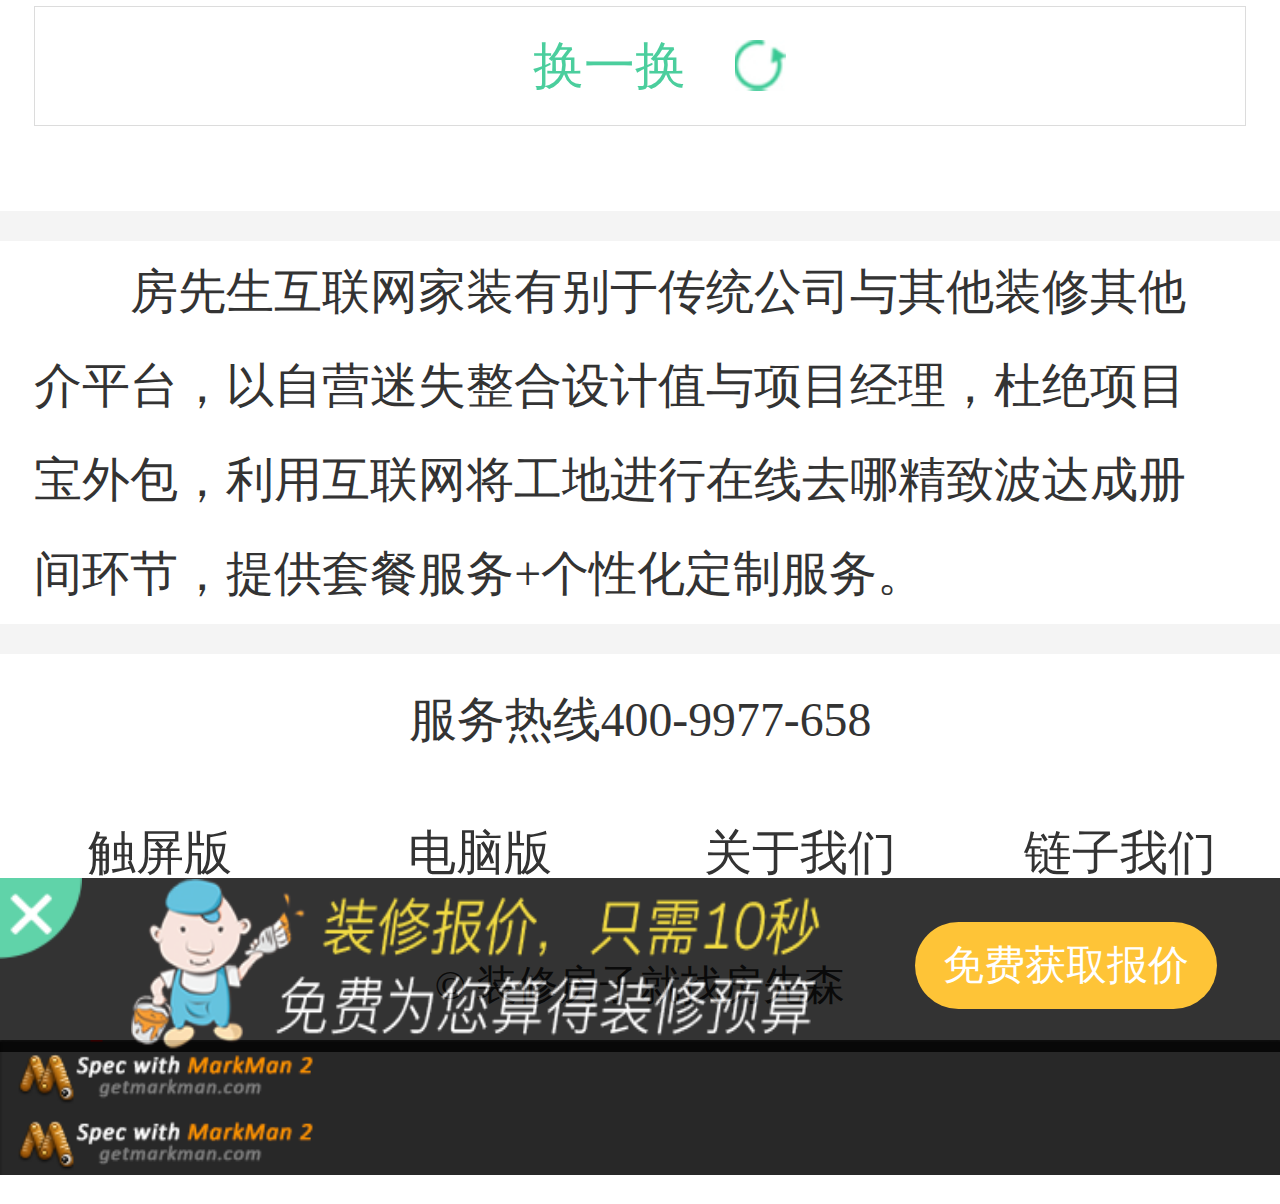
<file: Afangxiansheng/第二页.html>
<!DOCTYPE html>
<html>
	<head>
		<meta charset="UTF-8">
		<title></title>
		<meta name="viewport" content="width=device-width,initial-scale=1,minimum-scale=1,maximum-scale=1,user-scalable=no" />
		<link rel="stylesheet" type="text/css" href="css/reset.css"/>
		<link rel="stylesheet" type="text/css" href="b.css"/>
		<script src="js/app.js"></script>
	</head>
	<body>
		<header>
			 <img src="img2/2017-09-11_234311.jpg"/>    
			 <div>
			 	<p><img src="img2/关注.png"/></p>
			 	<p>关注方先森官方微信公众号<span>sirfang_com</span></p>
			 </div>
		</header>
		<div class="div1">
			请输入关键字
			<div>搜索</div> 
		</div>
		<section>
			<ul>
				<li>装修前</li>
				<li>装修中</li>
				<li>装修后</li>
			</ul>
			<ul>
				<li>
					<img src="img2/2装修攻略_spec_07.png"/>
					<p>收房验房</p>
				</li>
				<li>
					<img src="img2/2装修攻略_spec_05.png"/>
					<p>装修预算</p>
				</li>
				<li>
					<img src="img2/2装修攻略_spec_07.png"/>
					<p>装修风水</p>
				</li>
				<li>
					<img src="img2/2装修攻略_spec_05.png"/>
					<p>装修设计</p>
				</li>
			</ul>
			<div class="div5">
			     了解装修流程
			</div>
		</section> 
		<article>
			<div class="div3">
				<div>为您推荐</div> 
			</div> 
			<li>
				<img src="img/2017-09-11_194222.jpg"/>
				<div>
					
				 		<p class="p2">开发商延期交房，业主如何维</p>
						<p class="p1">权呢?</p> 
					
					<p class="p3">
						<span>
							<img src="img/1首页_spec_03.png" align="center"/>
							<span>2016-07-07</span>
						</span>
						<span class="span1">
							<img src="img/1首页_spec_05.png" align="center"/>
							<span>355</span> 
						</span>
					</p>
				</div>
			</li>
			<li>
				<img src="img2/2017-09-11_194209.jpg"/>
				<div>
					
						<p class="p2">能让您占工资的家具风水</p>
						<p class="p1">做什么的?</p> 
					
					<p class="p3">
						<span>
							<img src="img/1首页_spec_03.png" align="center"/>
							<span>2016-07-07</span>
						</span>
						<span class="span1">
							<img src="img/1首页_spec_05.png" align="center"/>
							<span>355</span> 
						</span>
					</p>
				</div>
			</li>
			<li>
				<img src="img2/2017-09-11_194222.jpg"/>
				<div>
					
						<p class="p2">开发商延期交房，业主如何维</p>
						<p class="p1">权呢?</p> 
					
					<p class="p3">
						<span>
							<img src="img/1首页_spec_03.png" align="center"/>
							<span>2016-07-07</span>
						</span>
						<span class="span1">
							<img src="img/1首页_spec_05.png" align="center"/>
							<span>355</span> 
						</span>
					</p>
				</div>
			</li>
			<li>
				<img src="img2/2017-09-11_194209.jpg"/>
				<div>
					
						<p class="p2">遇到有这样房男人就嫁了吧</p>
						<p class="p1">做什么的?</p> 
					
					<p class="p3">
						<span>
							<img src="img/1首页_spec_03.png" align="center"/>
							<span>2016-07-07</span>
						</span>
						<span class="span1">
							<img src="img/1首页_spec_05.png" align="center"/>
							<span>355</span> 
						</span>
					</p>
				</div>
			</li>
			<li>
				<img src="img/2017-09-11_194222.jpg"/>
				<div>
					
						<p class="p2">开发商延期交房，业主如何维</p>
						<p class="p1">权呢?</p> 
					
					<p class="p3">
						<span>
							<img src="img/1首页_spec_03.png" align="center"/>
							<span>2016-07-07</span>
						</span>
						<span class="span1">
							<img src="img/1首页_spec_05.png" align="center"/>
							<span>355</span> 
						</span>
					</p>
				</div>
			</li>
			<li>
				<img src="img2/2017-09-11_194209.jpg"/>
				<div>
					
						<p class="p2">遇到有这样房男人就嫁了吧</p>
						<p class="p1">做什么的?</p> 
					
					<p class="p3">
						<span>
							<img src="img/1首页_spec_03.png" align="center"/>
							<span>2016-07-07</span>
						</span>
						<span class="span1">
							<img src="img/1首页_spec_05.png" align="center"/>
							<span>355</span> 
						</span>
					</p>
				</div>
			</li>
			<li>
				<img src="img/2017-09-11_194222.jpg"/>
				<div>
					
						<p class="p2">开发商延期交房，业主如何维</p>
						<p class="p1">权呢?</p>
					
					<p class="p3">
						<span>
							<img src="img/1首页_spec_03.png" align="center"/>
							<span>2016-07-07</span>
						</span>
						<span class="span1">
							<img src="img/1首页_spec_05.png" align="center"/>
							<span>355</span> 
						</span>
					</p>
				</div>
			</li>
			<li>
				<img src="img2/2017-09-11_194209.jpg"/>
				<div>
					
						<p class="p2">遇到有这样房男人就嫁了吧</p>
						<p class="p1">做什么的?</p> 
					
					<p class="p3">
						<span>
							<img src="img/1首页_spec_03.png" align="center"/>
							<span>2016-07-07</span>
						</span>
						<span class="span1">
							<img src="img/1首页_spec_05.png" align="center"/>
							<span>355</span> 
						</span>
					</p>
				</div>
			</li>
			<li>
				<img src="img/2017-09-11_194222.jpg"/>
				<div>
					
						<p class="p2">开发商延期交房，业主如何维</p>
						<p class="p1">权呢?</p> 
					
					<p class="p3">
						<span>
							<img src="img/1首页_spec_03.png" align="center"/>
							<span>2016-07-07</span>
						</span>
						<span class="span1">
							<img src="img/1首页_spec_05.png" align="center"/>
							<span>355</span> 
						</span>
					</p>
				</div>
			</li>
			<li>
				<img src="img2/2017-09-11_194209.jpg"/>
				<div>
					
						<p class="p2">遇到有这样房男人就嫁了吧</p>
						<p class="p1">做什么的?</p> 
					
					<p class="p3">
						<span>
							<img src="img/1首页_spec_03.png" align="center"/>
							<span>2016-07-07</span>
						</span>
						<span class="span1">
							<img src="img/1首页_spec_05.png" align="center"/>
							<span>355</span> 
						</span>
					</p>
				</div>
			</li>
			<div class="div5">
				换一换   
				<img src="img2/2装修攻略_spec_03.png"/>
			</div>
		</article>
		<nav class="nav_h">
			<p>房先生互联网家装有别于传统公司与其他装修其他</p>
			<p>介平台，以自营迷失整合设计值与项目经理，杜绝项目</p>
			<p>宝外包，利用互联网将工地进行在线去哪精致波达成册</p>
			<p>间环节，提供套餐服务+个性化定制服务。</p>
		</nav>
		<footer>
			<li>服务热线400-9977-658</li>
			<li>
				<a href="">触屏版</a>
				<a href="">电脑版</a>
				<a href="">关于我们</a>
				<a href="">链子我们</a>
			</li>
			<li>&copy; 装修房子就找房先森</li>
			
		</footer> 
		<div class="div2">
			<img src="img/icon_close.png"/>
			<div class="d1">
				免费获取报价  
			</div>
		</div>
		<div id="div1">
				<img src="img/1首页_spec_02.png"/>
			</div>
	</body> 
</html>
</file>
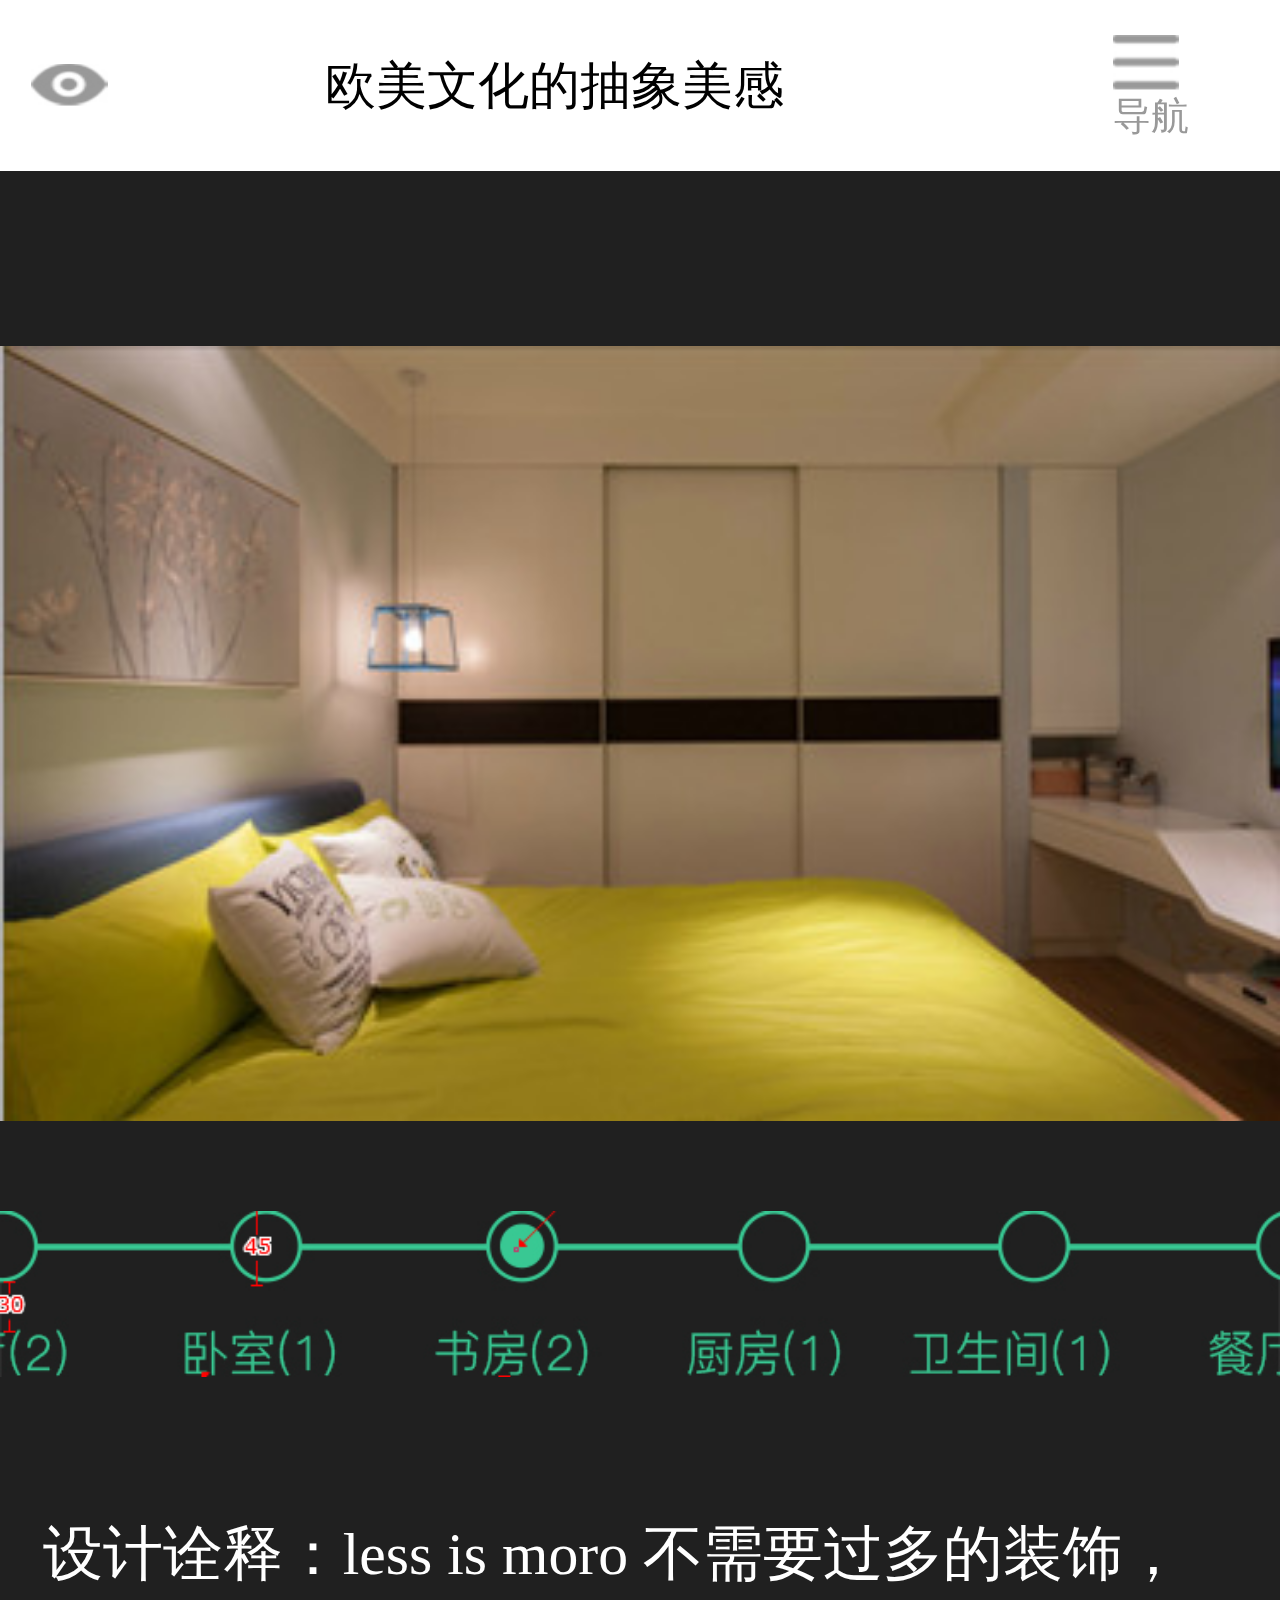
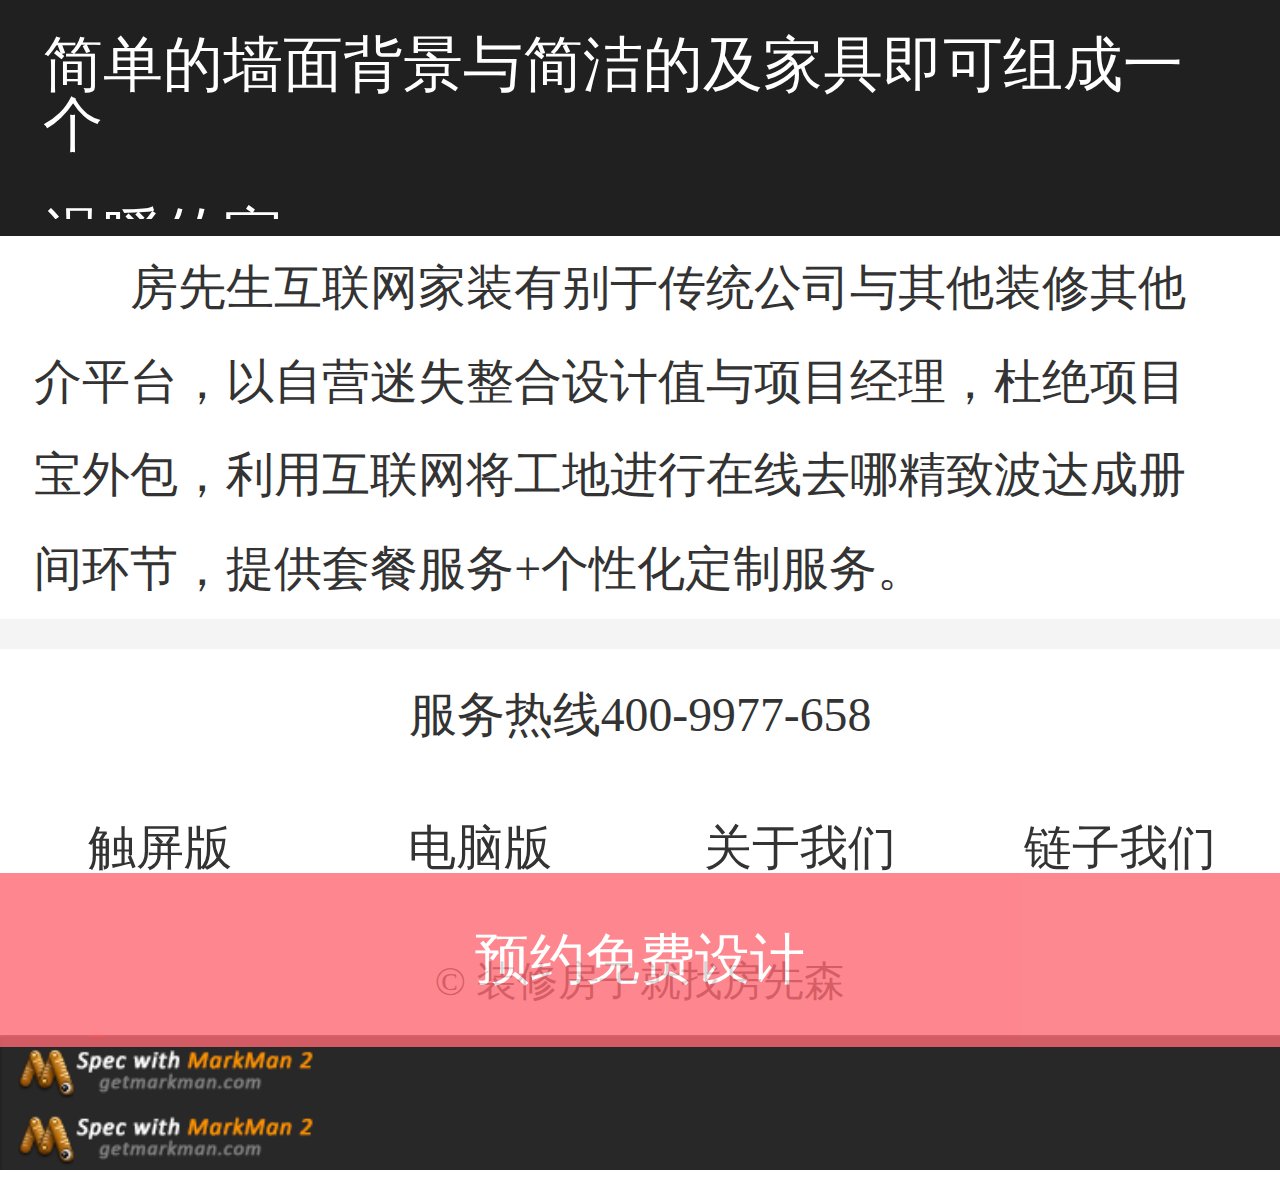
<file: Afangxiansheng/第五页.html>
<!DOCTYPE html>
<html>
	<head>
		<meta charset="UTF-8">
		<title></title>
		<meta name="viewport" content="width=device-width,initial-scale=1,minimum-scale=1,maximum-scale=1,user-scalable=no" />
		<link rel="stylesheet" type="text/css" href="css/reset.css"/>
		<link rel="stylesheet" type="text/css" href="e.css"/>
		<script type="text/javascript" src="js/app.js" ></script>
	</head>
	<body> 
		<header class="header1">
			<img src="img/1首页_spec_05.png"/>
			<p>欧美文化的抽象美感</p>  
			<div>  				
				<a href="">
					<img style="width: .39rem; height: .33rem;" src="img3/3装修流程_spec_06.png"/>
					导航 
				</a> 
			</div>      
		</header>
		<section>
			<img class="img2" src="img4/2017-09-12_160628.jpg"/>
			<img class="img1" src="img4/6图片详情页_spec_02.png"/>
		    <div>
		    	<p>设计诠释：less is moro 不需要过多的装饰，</p>
		    	<p style="margin-top: .3rem;">简单的墙面背景与简洁的及家具即可组成一个 </p>
		    	<p style="margin-top: .3rem;">温暖的家</p>
        </div>
		</section>
		<nav class="nav_h">
			<p>房先生互联网家装有别于传统公司与其他装修其他</p>
			<p>介平台，以自营迷失整合设计值与项目经理，杜绝项目</p>
			<p>宝外包，利用互联网将工地进行在线去哪精致波达成册</p>
			<p>间环节，提供套餐服务+个性化定制服务。</p>
		</nav>
		<footer>
			<li>服务热线400-9977-658</li>
			<li>
				<a href="">触屏版</a>
				<a href="">电脑版</a>
				<a href="">关于我们</a>
				<a href="">链子我们</a>
			</li>
			<li>&copy; 装修房子就找房先森</li>			
		</footer> 
		<div class="div2">
			预约免费设计
		</div>
		<div id="div1">
				<img src="img/1首页_spec_02.png"/>
		</div>
	</body>
</html>
</file>
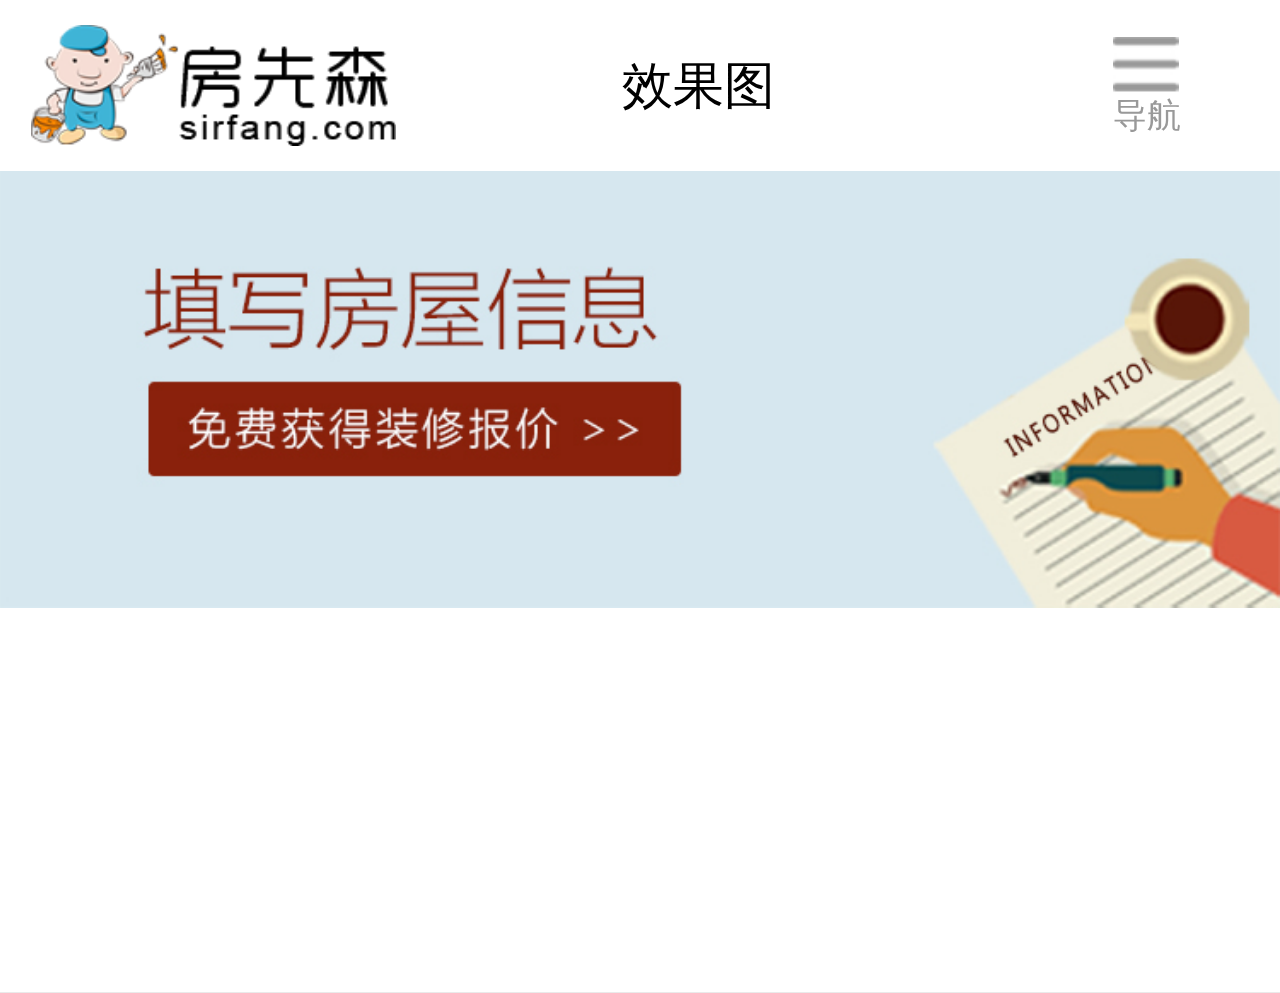
<file: Afangxiansheng/第六页.html>
<!DOCTYPE html>
<html>
	<head>
		<meta charset="UTF-8">
		<title></title>
		<meta name="viewport" content="width=device-width,initial-scale=1,minimum-scale=1,maximum-scale=1,user-scalable=no" />
		<link rel="stylesheet" type="text/css" href="css/reset.css"/>
		<link rel="stylesheet" type="text/css" href="f.css"/>
		<script type="text/javascript" src="js/app.js" ></script>
	</head>
	<body>
          <header class="header1">
			<img src="img/logo.png"/>
			<p>效果图</p> 
			<div>  
				<a href="">
					<img style="width: .39rem; height: .33rem;" src="img3/3装修流程_spec_06.png"/>
		 			导航 
				</a> 
			</div>      
		</header>	 
		<section>
			<img src="img6/house_info.jpg"/>  
		</section>
		<article>
			
		</article> 
	</body>
</html>
</file>
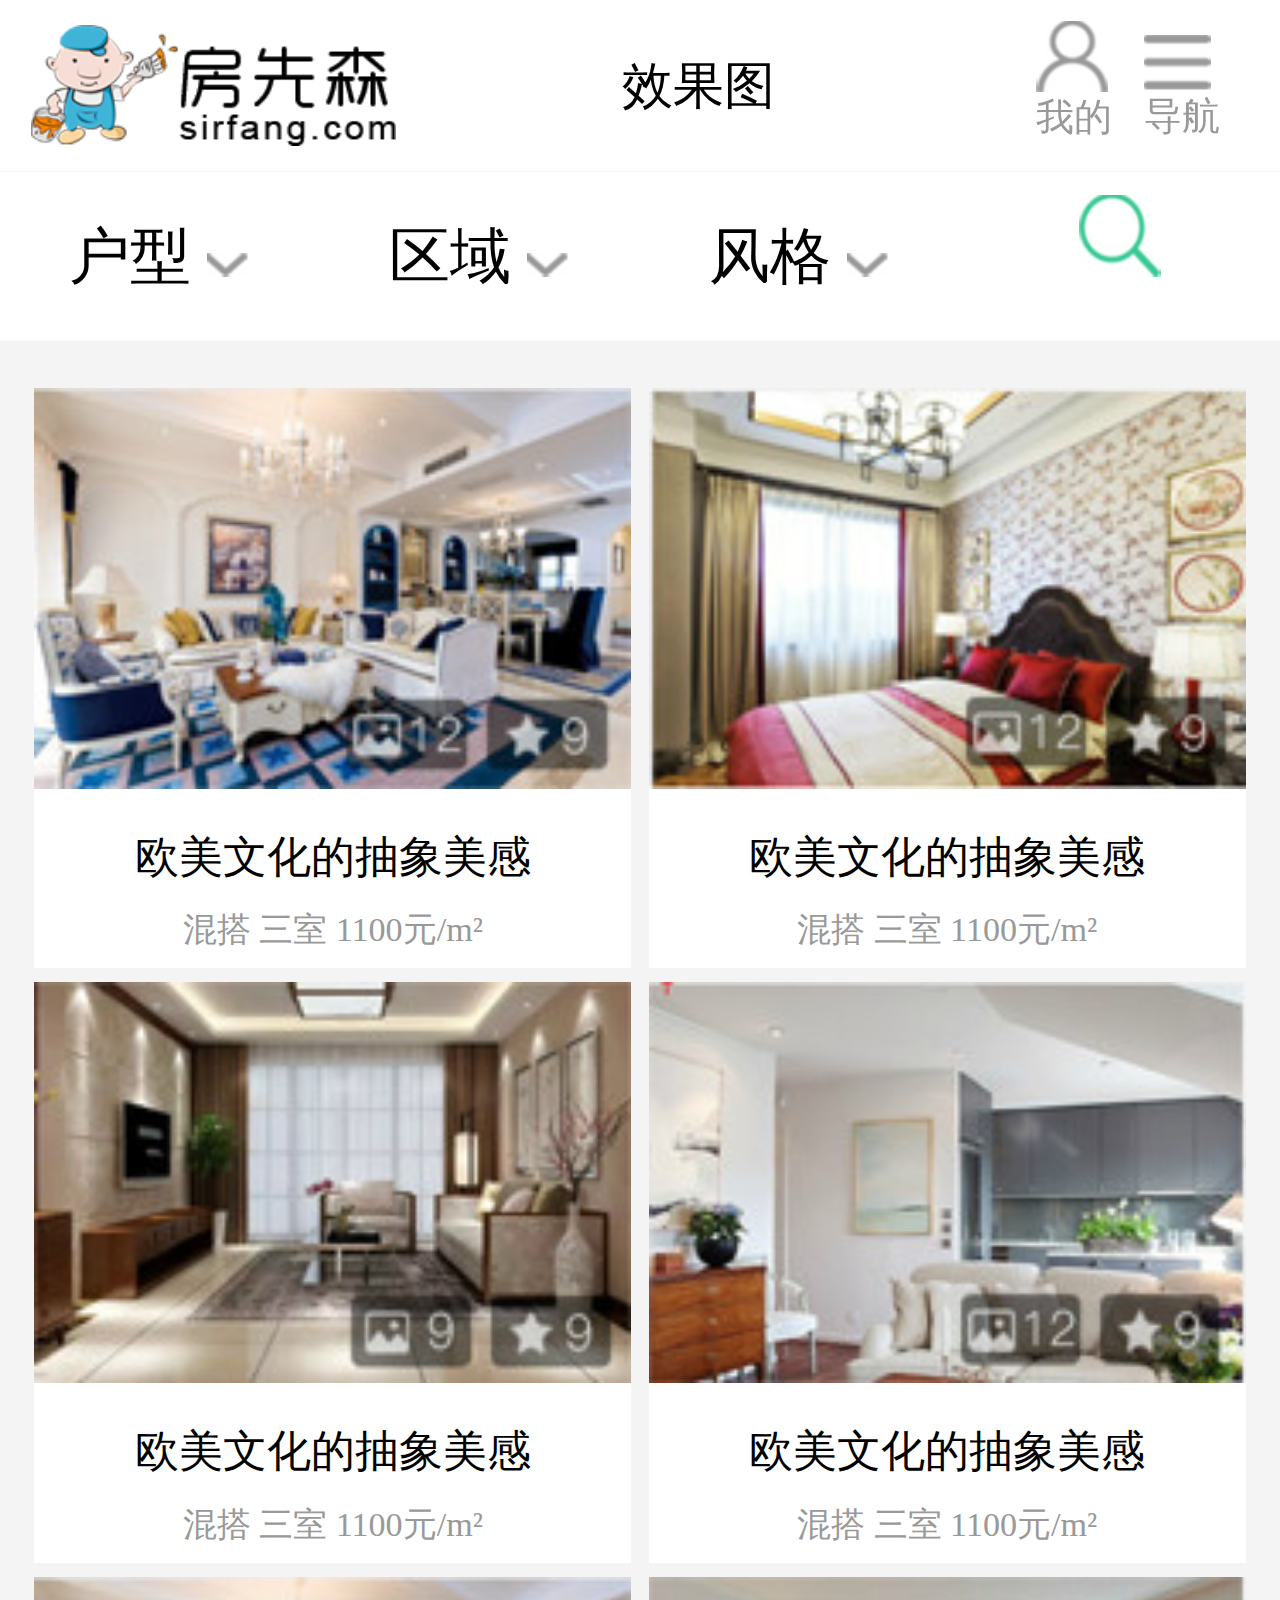
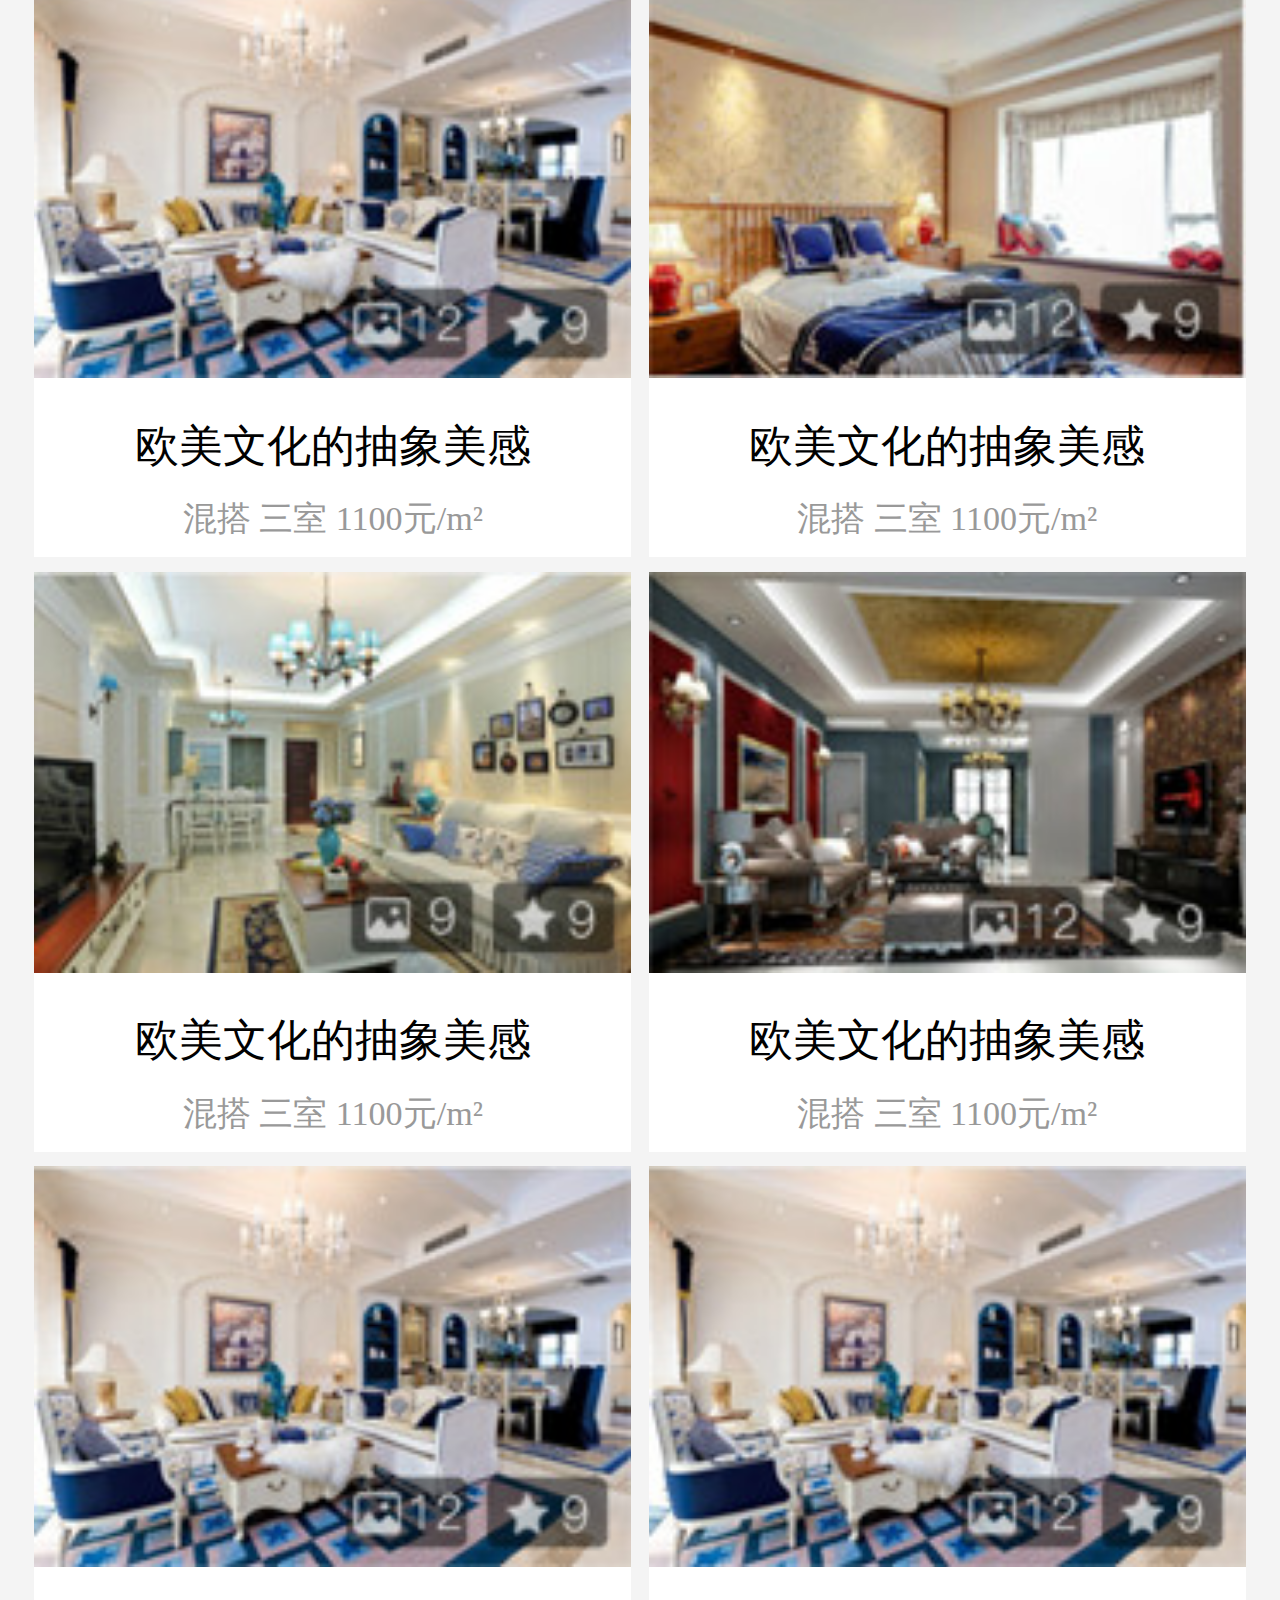
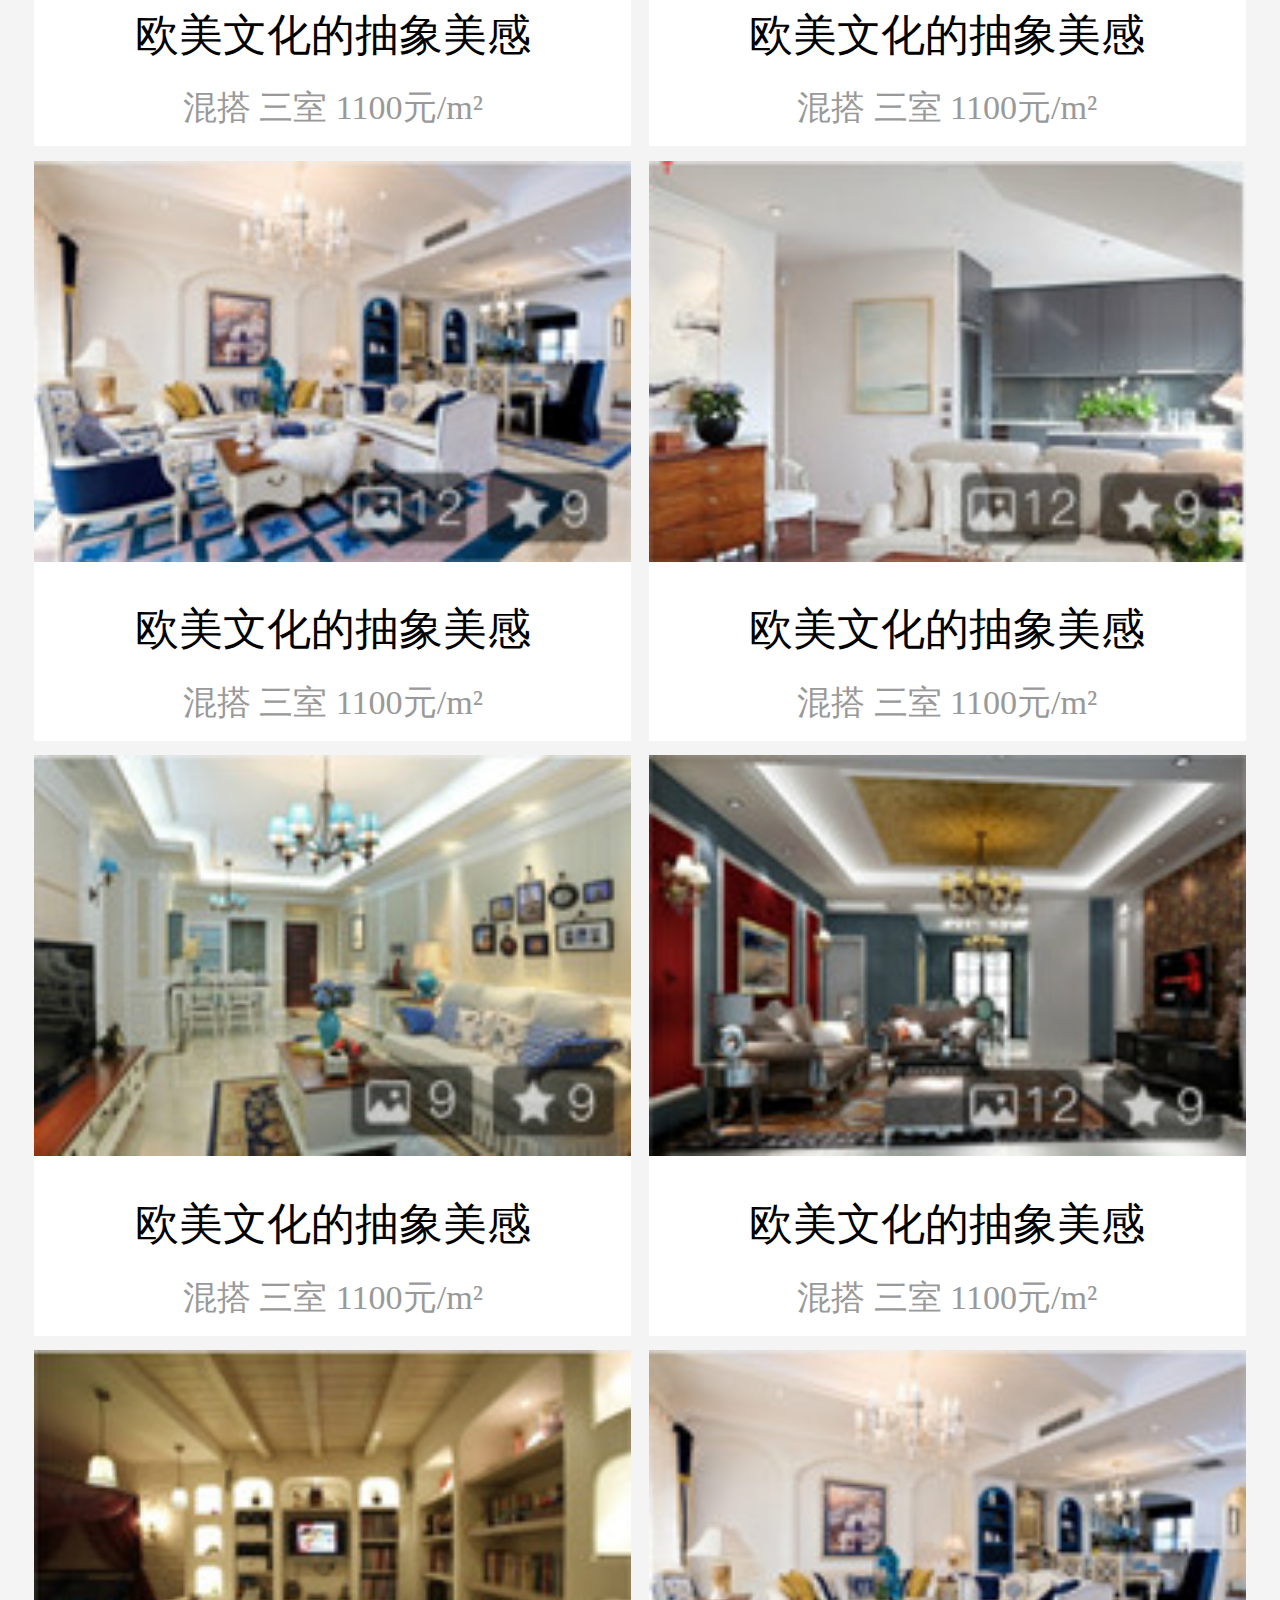
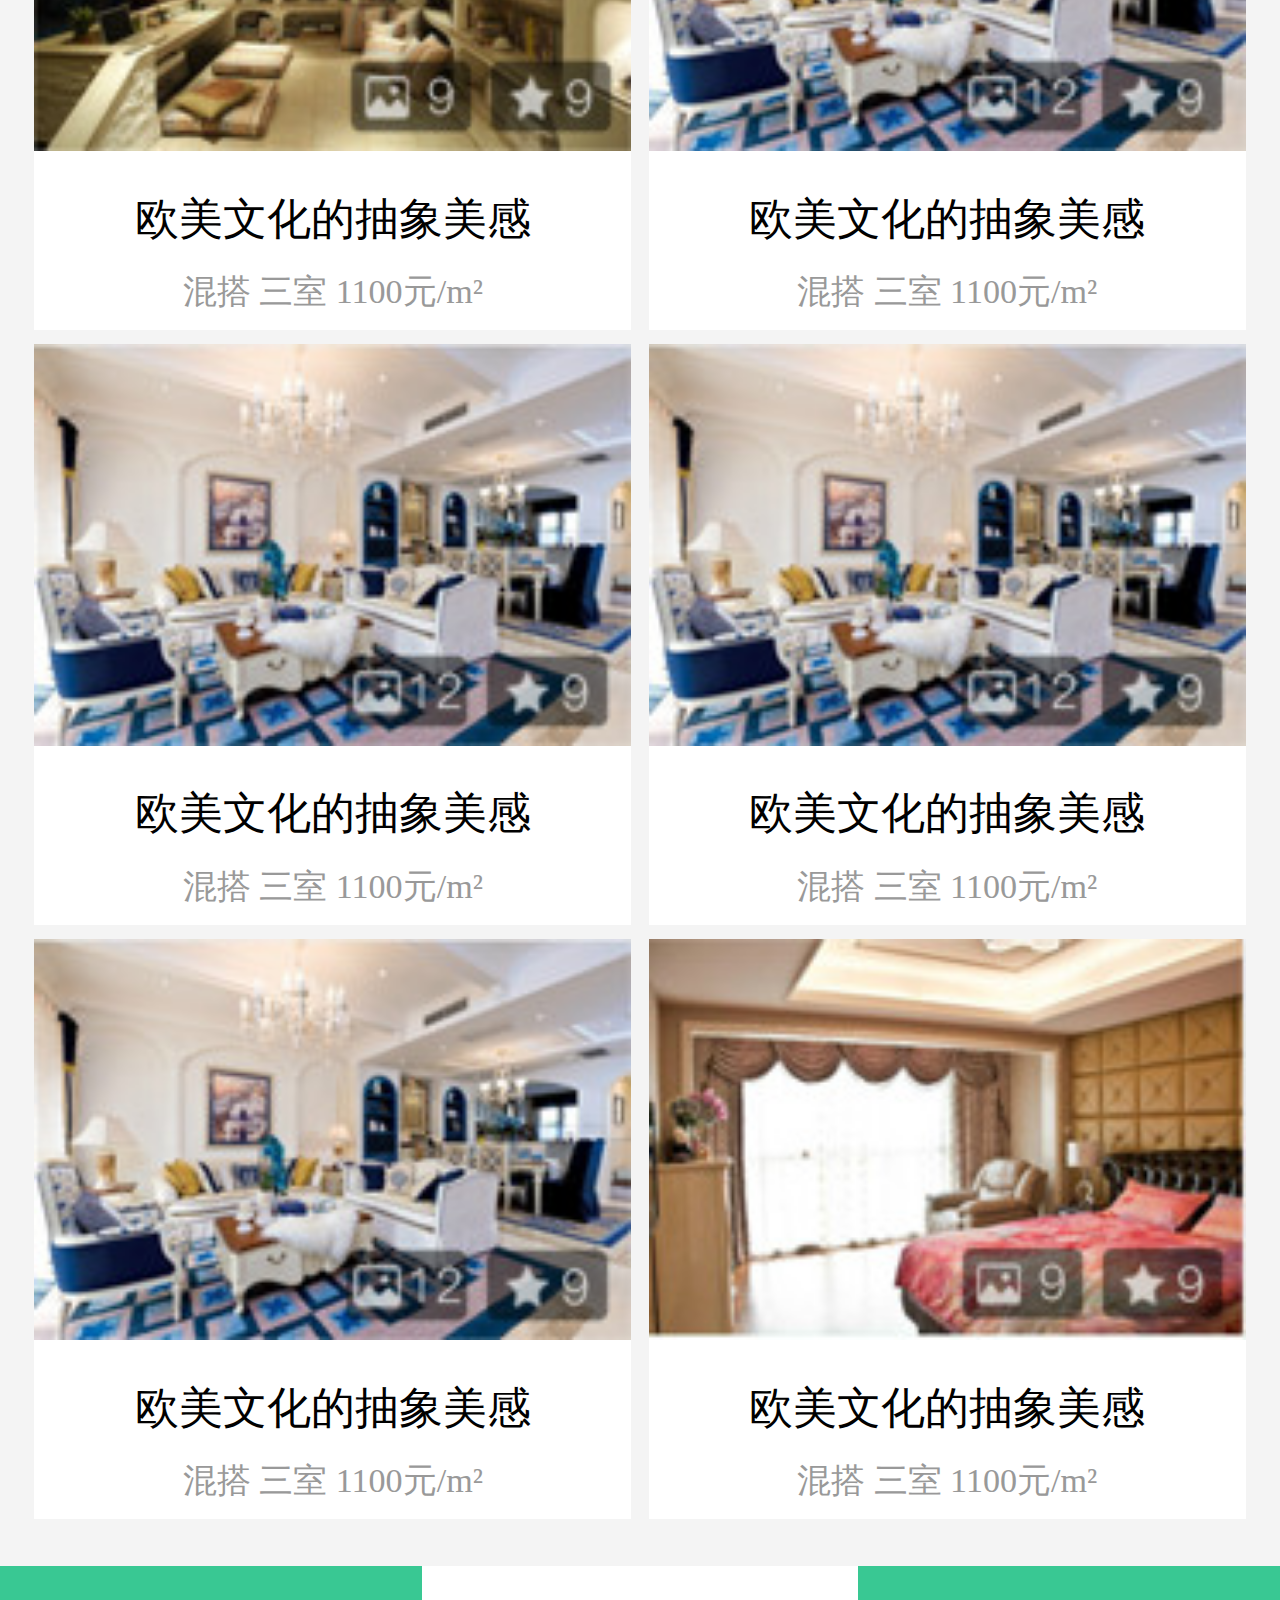
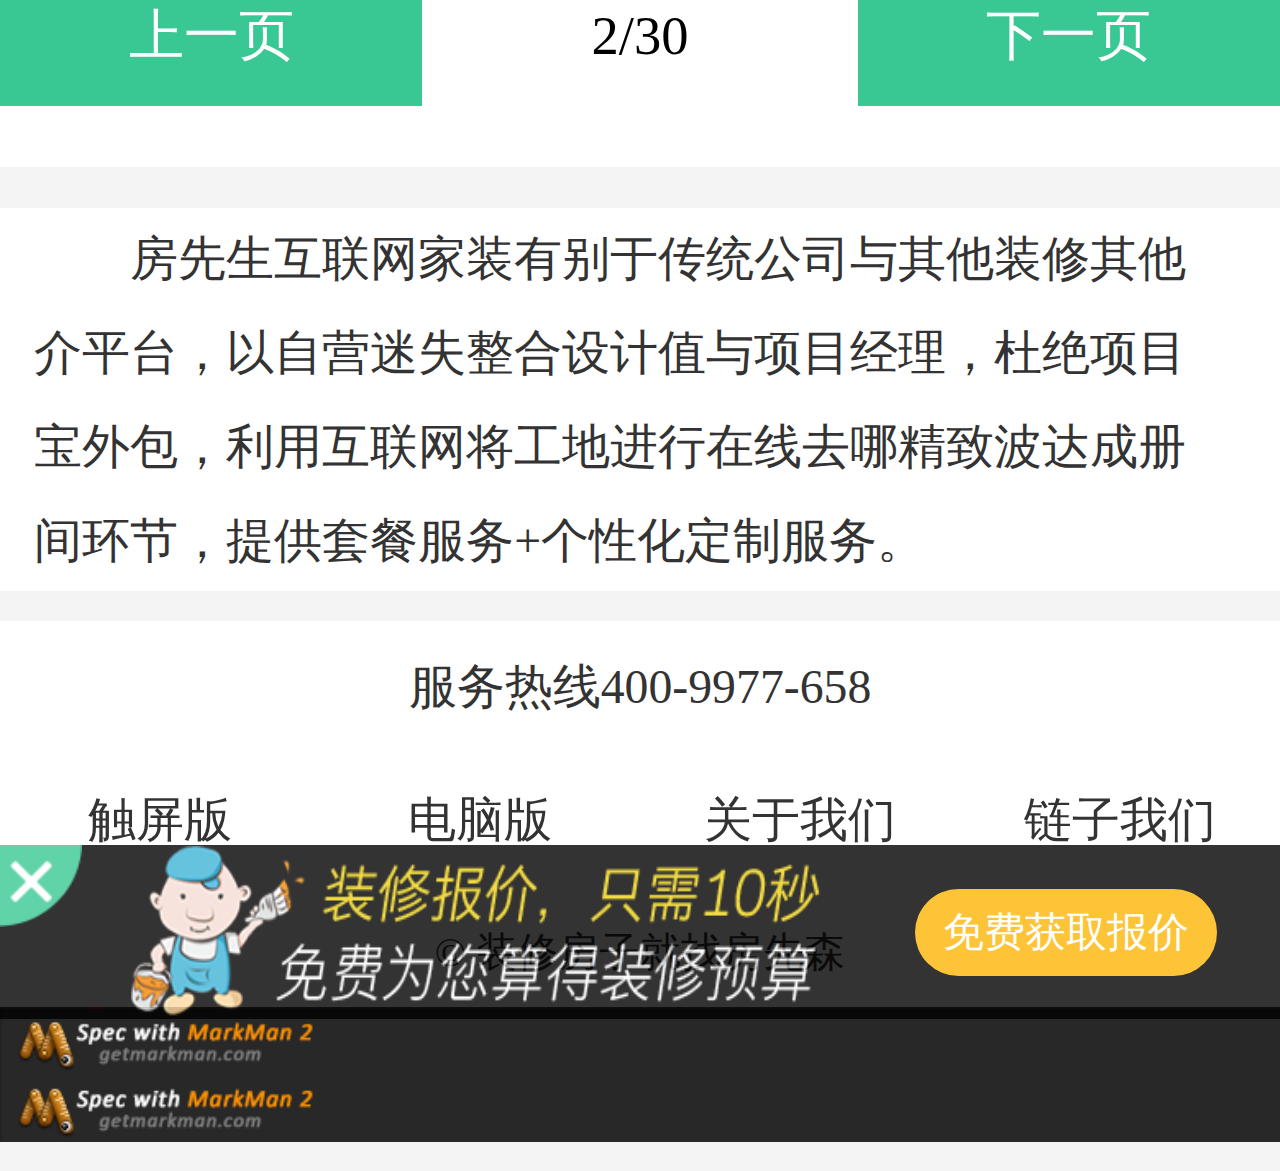
<file: Afangxiansheng/第四页.html>
<!DOCTYPE html>
<html>
	<head>
		<meta charset="UTF-8">
		<title></title>
		<meta name="viewport" content="width=device-width,initial-scale=1,minimum-scale=1,maximum-scale=1,user-scalable=no" />
		<link rel="stylesheet" type="text/css" href="css/reset.css"/>
		<link rel="stylesheet" type="text/css" href="d.css"/>
		<script type="text/javascript" src="js/app.js" ></script>
	</head>
	<body style="background: #F4F4F4;">
		<header class="header1">
			<img src="img/logo.png"/>
			<p>效果图</p> 
			<div>  
				<a style="margin-top: -.08rem;" href="">
					<img style="width: .42rem; height: .42rem;" src="img3/3装修流程_spec_03.png"/>
					我的
				</a>
				<a href="">
					<img style="width: .39rem; height: .33rem;" src="img3/3装修流程_spec_06.png"/>
					导航 
				</a> 
			</div>      
		</header>
		<section>
			<a href="">
				户型
				<img src="img4/4效果图首页_spec_06.png"/>
			</a>
			<a href="">
				区域
				<img src="img4/4效果图首页_spec_06.png"/>
			</a>
			<a href="">
				风格
				<img src="img4/4效果图首页_spec_06.png"/> 
			</a> 
			<a href="">
				<img style="width: .48rem; height: .48rem; margin-top: .1rem;" src="img4/4效果图首页_spec_03.png"/>
			</a>
		</section>
		<article>
			<li>
				<img src="img4/2017-09-12_151554.jpg"/> 
				<p>欧美文化的抽象美感</p>
				<div>混搭 三室 1100元/m²</div> 
			</li>
			<li>
				<img src="img4/2017-09-12_151422.jpg"/> 
				<p>欧美文化的抽象美感</p>
				<div>混搭 三室 1100元/m²</div>
			</li>
			<li>
				<img src="img4/2017-09-12_151432.jpg"/> 
				<p>欧美文化的抽象美感</p>
				<div>混搭 三室 1100元/m²</div>
			</li>
			<li>
				<img src="img4/2017-09-12_151443.jpg"/> 
				<p>欧美文化的抽象美感</p>
				<div>混搭 三室 1100元/m²</div>
			</li>
			<li>
				<img src="img4/2017-09-12_151554.jpg"/> 
				<p>欧美文化的抽象美感</p>
				<div>混搭 三室 1100元/m²</div>
			</li>
			<li>
				<img src="img4/2017-09-12_151509.jpg"/> 
				<p>欧美文化的抽象美感</p>
				<div>混搭 三室 1100元/m²</div>
			</li>
			<li>
				<img src="img4/2017-09-12_151456.jpg"/> 
				<p>欧美文化的抽象美感</p>
				<div>混搭 三室 1100元/m²</div>
			</li>
			<li>
				<img src="img4/2017-09-12_151536.jpg"/> 
				<p>欧美文化的抽象美感</p>
				<div>混搭 三室 1100元/m²</div>
			</li>
			<li>
				<img src="img4/2017-09-12_151554.jpg"/> 
				<p>欧美文化的抽象美感</p>
				<div>混搭 三室 1100元/m²</div>
			</li>
			<li>
				<img src="img4/2017-09-12_151554.jpg"/> 
				<p>欧美文化的抽象美感</p>
				<div>混搭 三室 1100元/m²</div>
			</li>
			<li>
				<img src="img4/2017-09-12_151554.jpg"/> 
				<p>欧美文化的抽象美感</p>
				<div>混搭 三室 1100元/m²</div>
			</li>
			<li>
				<img src="img4/2017-09-12_151443.jpg"/> 
				<p>欧美文化的抽象美感</p>
				<div>混搭 三室 1100元/m²</div>
			</li>
			<li>
				<img src="img4/2017-09-12_151456.jpg"/> 
				<p>欧美文化的抽象美感</p>
				<div>混搭 三室 1100元/m²</div>
			</li>
			<li>
				<img src="img4/2017-09-12_151536.jpg"/> 
				<p>欧美文化的抽象美感</p>
				<div>混搭 三室 1100元/m²</div>
			</li>
			<li>
				<img src="img4/2017-09-12_151544.jpg"/> 
				<p>欧美文化的抽象美感</p>
				<div>混搭 三室 1100元/m²</div>
			</li>
			<li>
				<img src="img4/2017-09-12_151554.jpg"/> 
				<p>欧美文化的抽象美感</p>
				<div>混搭 三室 1100元/m²</div>
			</li>
			<li>
				<img src="img4/2017-09-12_151554.jpg"/> 
				<p>欧美文化的抽象美感</p>
				<div>混搭 三室 1100元/m²</div>
			</li>
			<li>
				<img src="img4/2017-09-12_151554.jpg"/> 
				<p>欧美文化的抽象美感</p>
				<div>混搭 三室 1100元/m²</div>
			</li>
			<li>
				<img src="img4/2017-09-12_151554.jpg"/> 
				<p>欧美文化的抽象美感</p>
				<div>混搭 三室 1100元/m²</div>
			</li>
			<li>
				<img src="img4/2017-09-12_151527.jpg"/> 
				<p>欧美文化的抽象美感</p>
				<div>混搭 三室 1100元/m²</div>
			</li> 
		</article>
		<aside>
			<div id="div2">
				<li>
					上一页
				</li>
				<li style="color: #000;">
					2/30
				</li>
				<li>
					下一页
				</li>
			</div>
		</aside>
		<nav class="nav_h">
			<p>房先生互联网家装有别于传统公司与其他装修其他</p>
			<p>介平台，以自营迷失整合设计值与项目经理，杜绝项目</p>
			<p>宝外包，利用互联网将工地进行在线去哪精致波达成册</p>
			<p>间环节，提供套餐服务+个性化定制服务。</p>
		</nav>
		<footer>
			<li>服务热线400-9977-658</li>
			<li>
				<a href="">触屏版</a>
				<a href="">电脑版</a>
				<a href="">关于我们</a>
				<a href="">链子我们</a>
			</li>
			<li>&copy; 装修房子就找房先森</li>			
		</footer> 
		<div class="div2">
			<img src="img/icon_close.png"/>
			<div class="d1">
				免费获取报价  
			</div>
		</div>
		<div id="div1">
				<img src="img/1首页_spec_02.png"/>
		</div>
	</body>
</html>
</file>
<file: Afangxiansheng/a.css>
.header1 {
  width: 100%;
  height: 1rem;
  padding: .16rem .18rem;
  box-sizing: border-box;
  display: flex;
  justify-content: space-between;
  align-items: center; }
  .header1 img {
    width: 2.14rem;
    height: .71rem; }
  .header1 div {
    width: 1.25rem;
    height: .72rem;
    display: flex;
    justify-content: space-between;
    align-items: center; }
    .header1 div a {
      display: block;
      text-decoration: none;
      color: #999;
      font-size: .22rem;
      overflow: auto; }

section {
  width: 100%;
  height: 2.17rem; }
  section img {
    width: 100%;
    height: 100%; }

article {
  width: 100%;
  height: 4.61rem;
  padding: .36rem .35rem .39rem;
  box-sizing: border-box;
  display: flex;
  justify-content: space-between;
  align-items: center;
  flex-wrap: wrap;
  border-bottom: .18rem solid #f4f4f4; }
  article a {
    width: 25%;
    height: 50%;
    text-align: center;
    text-decoration: none;
    display: block;
    font-size: .28rem;
    color: #333;
    overflow: auto; }

aside {
  width: 100%;
  height: 1.05rem;
  padding: .32rem .18rem;
  box-sizing: border-box;
  display: flex;
  align-items: center; }
  aside div {
    width: .05rem;
    height: .42rem;
    background: #37c993;
    margin-right: .14rem; }
  aside span:nth-child(2) {
    font-size: .36rem;
    color: #000; }
  aside .s {
    font-size: .24rem;
    color: #999;
    margin-left: .14rem; }

.nav_a {
  width: 100%;
  height: 4.03rem;
  padding: 0 .2rem;
  box-sizing: border-box; }
  .nav_a img {
    width: 100%;
    height: 100%; }

.nav_b {
  width: 100%;
  height: 1.12rem;
  padding: .36rem .26rem;
  box-sizing: border-box;
  display: flex;
  justify-content: space-between;
  align-items: center; }
  .nav_b a {
    display: block;
    overflow: auto;
    text-decoration: none;
    width: 33%;
    height: 100%;
    text-align: center;
    font-size: .28rem;
    color: #000; }
    .nav_b a img {
      width: 0.36rem;
      height: 0.36rem; }

.nav_c {
  width: 100%;
  height: 5.08rem;
  border-bottom: .18rem solid #f4f4f4;
  border-top: .18rem solid #f4f4f4; }
  .nav_c aside {
    width: 100%;
    height: 1.25rem; }
  .nav_c .div2 {
    width: 5.86rem;
    height: 3.5rem;
    margin: 0 auto;
    display: flex;
    justify-content: space-between;
    align-items: center;
    flex-direction: column; }
    .nav_c .div2 .li1 {
      width: 100%;
      height: .7rem;
      line-height: .7rem;
      border: 1px solid gainsboro;
      border-radius: .05rem;
      font-size: .28rem;
      color: #cacaca; }
    .nav_c .div2 .li2 {
      width: 100%;
      height: .7rem;
      background: #feb605;
      border: initial;
      border-radius: .05rem;
      color: white;
      font-size: .36rem;
      text-align: center;
      line-height: .7rem; }

.nav_d {
  width: 100%;
  height: 5.0rem;
  border-bottom: .18rem solid #f4f4f4; }
  .nav_d .div3 {
    width: 100%;
    height: 1.12rem;
    padding: .3rem 0rem .4rem .06rem;
    box-sizing: border-box; }
    .nav_d .div3 div {
      width: 100%;
      height: .43rem;
      border-left: .07rem solid #39c893;
      font-size: .32rem;
      padding-left: .15rem;
      box-sizing: border-box; }
  .nav_d .div4 {
    width: 100%;
    height: 2.77rem;
    padding-bottom: .36rem;
    box-sizing: border-box;
    display: flex;
    justify-content: space-between;
    align-items: center;
    border: 1px solid gainsboro; }
    .nav_d .div4 li {
      width: 25%;
      height: 100%;
      text-align: center; }
      .nav_d .div4 li img {
        width: 1.4rem;
        height: 1.4rem; }
      .nav_d .div4 li p:nth-child(2) {
        font-size: 0.32rem; }
      .nav_d .div4 li p:nth-child(3) {
        width: 1.2rem;
        height: .32rem;
        line-height: .32rem;
        background: #39c893;
        font-size: .24rem;
        color: white;
        display: block;
        margin: 0 auto;
        margin-top: .17rem;
        border-radius: .05rem; }
  .nav_d .div5 {
    width: 7.1rem;
    height: .7rem;
    margin: 0 auto;
    display: flex;
    justify-content: space-between;
    align-items: center; }
    .nav_d .div5 li {
      width: 49.8%;
      height: .7rem;
      line-height: .7rem;
      border: 1px solid gainsboro;
      text-align: center;
      color: #4bce9d;
      font-size: .28rem; }

.nav_e {
  width: 100%;
  height: 12.57rem;
  border-bottom: .18rem solid #f4f4f4; }
  .nav_e .div3 {
    width: 100%;
    height: 1.12rem;
    padding: .3rem 0rem .4rem .06rem;
    box-sizing: border-box; }
    .nav_e .div3 div {
      width: 100%;
      height: .43rem;
      border-left: .07rem solid #39c893;
      font-size: .32rem;
      padding-left: .15rem;
      box-sizing: border-box; }
  .nav_e .div5 {
    width: 7.1rem;
    height: .7rem;
    margin-top: .36rem !important;
    margin: 0 auto;
    display: flex;
    justify-content: space-between;
    align-items: center; }
    .nav_e .div5 li {
      width: 49.8%;
      height: .7rem;
      line-height: .7rem;
      border: 1px solid gainsboro;
      text-align: center;
      color: #4bce9d;
      font-size: .28rem; }
  .nav_e .div4 {
    width: 7.16rem;
    height: 5.06rem;
    margin: 0 auto; }
    .nav_e .div4 img {
      width: 100%;
      height: 100%; }
  .nav_e .aa {
    margin-top: 0.08rem;
    display: flex;
    justify-content: space-between;
    align-items: center;
    flex-wrap: wrap; }
    .nav_e .aa li {
      width: 3.53rem;
      height: 2.43rem; }
      .nav_e .aa li img {
        width: 100%;
        height: 100%; }

.nav_f {
  width: 100%;
  height: 8.31rem;
  border-bottom: .18rem solid #f4f4f4; }
  .nav_f .div3 {
    width: 100%;
    height: 1.12rem;
    padding: .3rem 0rem .4rem .06rem;
    box-sizing: border-box; }
    .nav_f .div3 div {
      width: 100%;
      height: .43rem;
      border-left: .07rem solid #39c893;
      font-size: .32rem;
      padding-left: .15rem;
      box-sizing: border-box; }
  .nav_f .div5 {
    width: 7.1rem;
    height: .7rem;
    margin-top: .36rem !important;
    margin: 0 auto;
    display: flex;
    justify-content: space-between;
    align-items: center; }
    .nav_f .div5 li {
      width: 49.8%;
      height: .7rem;
      line-height: .7rem;
      border: 1px solid gainsboro;
      text-align: center;
      color: #4bce9d;
      font-size: .28rem; }
  .nav_f .div4 {
    width: 7.16rem;
    height: 5.06rem;
    margin: 0 auto; }
    .nav_f .div4 img {
      width: 100%;
      height: 100%; }
  .nav_f .div6 {
    width: 7.16rem;
    height: .45rem;
    margin: 0 auto;
    font-size: 0.28rem;
    margin-top: 0.25rem; }
    .nav_f .div6 li {
      float: left; }
    .nav_f .div6 .li3 {
      width: 1.12rem;
      height: .31rem;
      margin-left: 0.3rem;
      background: #39C893;
      line-height: .31rem;
      border-radius: 0.05rem;
      text-align: center;
      font-size: 0.23;
      color: white; }

.nav_g {
  width: 100%;
  height: 8.6rem;
  border-bottom: .18rem solid #f4f4f4; }
  .nav_g .div3 {
    width: 100%;
    height: 1.12rem;
    padding: .3rem 0rem .4rem .06rem;
    box-sizing: border-box; }
    .nav_g .div3 div {
      width: 100%;
      height: .43rem;
      border-left: .07rem solid #39c893;
      font-size: .32rem;
      padding-left: .15rem;
      box-sizing: border-box; }
  .nav_g li {
    width: 100%;
    height: 2.09rem;
    border-top: 1px solid gainsboro;
    border-bottom: 1px solid gainsboro;
    padding: .31rem .22rem .32rem .17rem;
    box-sizing: border-box;
    display: flex;
    justify-content: space-between;
    align-items: center; }
    .nav_g li img {
      width: 1.9rem;
      height: 1.45rem; }
    .nav_g li div {
      width: 4.88rem;
      height: 1.43rem; }
      .nav_g li div .p2 {
        font-size: .36rem;
        color: #000; }
      .nav_g li div .p1 {
        margin-top: .3rem;
        font-size: .36rem;
        color: #000; }
      .nav_g li div .p3 {
        width: 3.78rem;
        height: .28rem;
        margin-top: -.42rem; }
        .nav_g li div .p3 span:nth-child(1) {
          width: 2.05rem;
          height: .28rem;
          font-size: .28rem;
          color: #999; }
          .nav_g li div .p3 span:nth-child(1) img {
            width: .28rem;
            height: .28rem; }
        .nav_g li div .p3 .span1 {
          width: 2.05rem;
          height: .28rem;
          font-size: .28rem;
          color: #999;
          margin-left: .75rem; }
          .nav_g li div .p3 .span1 img {
            width: .28rem;
            height: .28rem; }
  .nav_g .div5 {
    width: 7.1rem;
    height: .7rem;
    margin-top: .36rem !important;
    margin: 0 auto;
    display: flex;
    justify-content: space-between;
    align-items: center; }
    .nav_g .div5 li {
      width: 49.8%;
      height: .7rem;
      line-height: .7rem;
      border: 1px solid gainsboro;
      text-align: center !important;
      color: #4bce9d;
      font-size: .28rem; }

.nav_h {
  width: 100%;
  height: 2.42rem;
  border-bottom: .18rem solid #f4f4f4;
  padding: .16rem .32rem .36rem .2rem;
  box-sizing: border-box;
  font-size: .28rem;
  color: #333; }
  .nav_h p {
    margin-top: .27rem; }
  .nav_h p:nth-child(1) {
    margin-top: initial;
    margin-left: .56rem; }

footer {
  width: 100%;
  height: 2.33rem;
  display: flex;
  justify-content: space-between;
  align-items: center;
  flex-direction: column; }
  footer li {
    width: 100%;
    height: .77rem;
    line-height: .77rem; }
  footer li:nth-child(1) {
    text-align: center;
    font-size: .28rem;
    color: #333; }
  footer li:nth-child(2) {
    display: flex;
    justify-content: space-between;
    align-items: center; }
    footer li:nth-child(2) a {
      width: 25%;
      height: 100%;
      text-align: center;
      display: block;
      text-decoration: none;
      font-size: .28rem;
      color: #333; }
    footer li:nth-child(2) a:hover {
      color: #64d4a9; }
  footer li:nth-child(3) {
    font-size: 0.24rem;
    color: #333;
    text-align: center; }

#div1 {
  width: 100%;
  height: .79rem; }
  #div1 img {
    width: 100%;
    height: 100%; }

/*# sourceMappingURL=a.css.map */
</file>
<file: Afangxiansheng/c.css>
.header1 {
  width: 100%;
  height: 1rem;
  padding: .16rem .18rem;
  box-sizing: border-box;
  display: flex;
  justify-content: space-between;
  align-items: center; }
  .header1 img {
    width: 2.14rem;
    height: .71rem; }
  .header1 p {
    font-size: .3rem;
    color: #000;
    margin-left: -.2rem; }
  .header1 div {
    width: 1.25rem;
    height: .72rem;
    display: flex;
    justify-content: space-between;
    align-items: center; }
    .header1 div a {
      display: block;
      text-decoration: none;
      color: #999;
      font-size: .22rem;
      overflow: hidden; }

section {
  width: 100%;
  height: 2.48rem; }
  section img {
    width: 100%;
    height: 100%; }

.nav_a {
  width: 100%;
  height: 8.55rem;
  background: url(img3/process2.jpg) no-repeat;
  position: relative; }
  .nav_a p:nth-child(1) {
    width: 1.9rem;
    height: .36rem;
    color: #ff4351;
    font-size: .36rem;
    position: absolute;
    top: .56rem;
    left: 1.18rem;
    overflow: hidden; }
  .nav_a p:nth-child(2) {
    width: 1.9rem;
    height: .28rem;
    overflow: hidden;
    color: #000;
    font-size: .28rem;
    position: absolute;
    top: 1.98rem;
    left: 1.88rem; }
  .nav_a p:nth-child(3) {
    width: 1.9rem;
    height: .28rem;
    overflow: hidden;
    color: #000;
    font-size: .28rem;
    position: absolute;
    top: 3.56rem;
    right: 1.92rem; }
  .nav_a p:nth-child(4) {
    width: 1.9rem;
    height: .28rem;
    overflow: hidden;
    color: #000;
    font-size: .28rem;
    position: absolute;
    top: 5.12rem;
    left: 1.88rem; }
  .nav_a p:nth-child(5) {
    width: 1.9rem;
    height: .28rem;
    overflow: hidden;
    color: #000;
    font-size: .28rem;
    position: absolute;
    top: 6.71rem;
    right: 1.92rem; }

.nav_b {
  width: 100%;
  height: 8.90rem;
  background: url(img3/process3.png) no-repeat;
  position: relative; }
  .nav_b p:nth-child(1) {
    width: 1.9rem;
    height: .36rem;
    color: #1b99f6;
    font-size: .36rem;
    position: absolute;
    top: .56rem;
    right: 1.23rem;
    overflow: hidden; }
  .nav_b p:nth-child(2) {
    width: 1.9rem;
    height: .28rem;
    overflow: hidden;
    color: #000;
    font-size: .28rem;
    position: absolute;
    top: 2.08rem;
    right: 1.92rem; }
  .nav_b p:nth-child(3) {
    width: 1.9rem;
    height: .28rem;
    overflow: hidden;
    color: #000;
    font-size: .28rem;
    position: absolute;
    top: 3.78rem;
    left: 1.88rem; }
  .nav_b p:nth-child(4) {
    width: 1.9rem;
    height: .28rem;
    overflow: hidden;
    color: #000;
    font-size: .28rem;
    position: absolute;
    top: 5.23rem;
    right: 1.9rem; }
  .nav_b p:nth-child(5) {
    width: 1.9rem;
    height: .28rem;
    overflow: hidden;
    color: #000;
    font-size: .28rem;
    position: absolute;
    top: 6.91rem;
    left: 1.92rem; }

.nav_c {
  width: 100%;
  height: 9.48rem;
  background: url(img3/process4.jpg);
  position: relative; }
  .nav_c p:nth-child(1) {
    width: 1.9rem;
    height: .36rem;
    color: #7974e81;
    font-size: .36rem;
    position: absolute;
    top: .57rem;
    left: 1.2rem;
    overflow: hidden; }
  .nav_c p:nth-child(2) {
    width: 2.2rem;
    height: .28rem;
    overflow: hidden;
    color: #000;
    font-size: .28rem;
    position: absolute;
    top: 1.98rem;
    left: 1.88rem; }
  .nav_c p:nth-child(3) {
    width: 2.2rem;
    height: .28rem;
    overflow: hidden;
    color: #000;
    font-size: .28rem;
    position: absolute;
    top: 3.58rem;
    right: 1.90rem; }
  .nav_c p:nth-child(4) {
    width: 2.2rem;
    height: .28rem;
    overflow: hidden;
    color: #000;
    font-size: .28rem;
    position: absolute;
    top: 5.12rem;
    left: 1.88rem; }
  .nav_c p:nth-child(5) {
    width: 2.2rem;
    height: .28rem;
    overflow: hidden;
    color: #000;
    font-size: .28rem;
    position: absolute;
    top: 6.71rem;
    right: 1.90rem; }

.nav_h {
  width: 100%;
  height: 2.42rem;
  border-bottom: .18rem solid #f4f4f4;
  padding: .16rem .32rem .36rem .2rem;
  box-sizing: border-box;
  font-size: .28rem;
  color: #333; }
  .nav_h p {
    margin-top: .27rem; }
  .nav_h p:nth-child(1) {
    margin-top: initial;
    margin-left: .56rem; }

footer {
  width: 100%;
  height: 2.33rem;
  display: flex;
  justify-content: space-between;
  align-items: center;
  flex-direction: column; }
  footer li {
    width: 100%;
    height: .77rem;
    line-height: .77rem; }
  footer li:nth-child(1) {
    text-align: center;
    font-size: .28rem;
    color: #333; }
  footer li:nth-child(2) {
    display: flex;
    justify-content: space-between;
    align-items: center; }
    footer li:nth-child(2) a {
      width: 25%;
      height: 100%;
      text-align: center;
      display: block;
      text-decoration: none;
      font-size: .28rem;
      color: #333; }
    footer li:nth-child(2) a:hover {
      color: #64d4a9; }
  footer li:nth-child(3) {
    font-size: 0.24rem;
    color: #333;
    text-align: center; }

#div1 {
  width: 100%;
  height: .79rem;
  margin-top: -.11rem; }
  #div1 img {
    width: 100%;
    height: 100%; }

.div2 {
  width: 100%;
  height: 1.02rem;
  background: #000;
  opacity: 0.8;
  margin-top: -1.02rem;
  position: relative;
  background: url(img2/quoten_bottom.png) no-repeat #000 0.77rem;
  background-size: 4.05rem 1rem; }
  .div2 img {
    width: .48rem;
    height: .48rem;
    position: absolute;
    top: 0 !important;
    left: 0 !important; }
  .div2 .d1 {
    width: 1.77rem;
    height: .51rem;
    border-radius: 0.5rem;
    background: #FEB605;
    float: right;
    margin-top: .26rem;
    margin-right: .37rem;
    font-size: .24rem;
    color: white;
    line-height: .51rem;
    text-align: center; }

/*# sourceMappingURL=c.css.map */
</file>
<file: Afangxiansheng/b.css>
header {
  width: 100%;
  height: 1.2rem;
  background: #39c893;
  padding: .05rem .41rem;
  box-sizing: border-box; }
  header img {
    width: 1.13rem;
    height: 1.13rem;
    float: left; }
  header div {
    width: 4.83rem;
    height: .9rem;
    float: left;
    margin-left: .28rem;
    margin-top: .12rem;
    display: flex;
    justify-content: space-between;
    flex-direction: column; }
    header div p:nth-child(1) {
      width: 3rem;
      height: .35rem; }
      header div p:nth-child(1) img {
        width: 100%;
        height: 100%; }
    header div p:nth-child(2) {
      width: 4.83rem;
      height: .4rem;
      overflow: hidden;
      line-height: .4rem;
      background: #2bb280;
      border-radius: 0.5rem;
      font-size: .25rem;
      color: white;
      padding-left: .13rem;
      box-sizing: border-box; }
      header div p:nth-child(2) span {
        color: orange;
        height: .4rem;
        line-height: .4rem;
        font-size: .25rem; }

.div1 {
  width: 7.15rem;
  height: .78rem;
  line-height: .78rem;
  border: .02rem solid #39c894;
  margin: 0 auto;
  margin-top: .02rem;
  font-size: .28rem;
  color: #aaa;
  padding-left: .13rem;
  box-sizing: border-box; }
  .div1 div {
    width: 1.34rem !important;
    height: .74rem;
    font-size: .3rem;
    color: white;
    line-height: .74rem;
    background: #39C894;
    float: right;
    text-align: center; }

section {
  width: 100%;
  height: 4.13rem;
  border-bottom: .18rem solid #f4f4f4;
  border-top: .18rem solid #f4f4f4;
  margin-top: .2rem; }
  section ul:nth-child(1) {
    width: 100%;
    height: .75rem;
    border-bottom: 1px solid gainsboro;
    display: flex;
    justify-content: space-between;
    align-items: center; }
    section ul:nth-child(1) li {
      width: 33%;
      height: .75rem;
      line-height: .75rem;
      text-align: center;
      font-size: .28rem;
      color: #000000; }
    section ul:nth-child(1) li:hover {
      border-bottom: .02rem solid #39c893; }
  section ul:nth-child(2) {
    width: 100%;
    height: 1.58rem;
    display: flex;
    justify-content: space-between;
    margin-top: .38rem;
    margin-bottom: .38rem;
    align-items: center; }
    section ul:nth-child(2) li {
      width: 25%;
      height: 100%;
      text-align: center; }
      section ul:nth-child(2) li img {
        width: 1.03rem;
        height: 1.03rem; }
      section ul:nth-child(2) li p {
        font-size: .28rem;
        margin-top: .3rem; }
  section .div5 {
    width: 7.1rem;
    height: .7rem;
    margin-top: .36rem !important;
    margin: 0 auto;
    display: flex;
    justify-content: space-between;
    align-items: center;
    border: 1px solid gainsboro;
    padding-left: 2.74rem;
    box-sizing: border-box;
    color: #4bce9d;
    font-size: .3rem; }

.nav_h {
  width: 100%;
  height: 2.42rem;
  border-bottom: .18rem solid #f4f4f4;
  padding: .16rem .32rem .36rem .2rem;
  box-sizing: border-box;
  font-size: .28rem;
  color: #333; }
  .nav_h p {
    margin-top: .27rem; }
  .nav_h p:nth-child(1) {
    margin-top: initial;
    margin-left: .56rem; }

footer {
  width: 100%;
  height: 2.33rem;
  display: flex;
  justify-content: space-between;
  align-items: center;
  flex-direction: column; }
  footer li {
    width: 100%;
    height: .77rem;
    line-height: .77rem; }
  footer li:nth-child(1) {
    text-align: center;
    font-size: .28rem;
    color: #333; }
  footer li:nth-child(2) {
    display: flex;
    justify-content: space-between;
    align-items: center; }
    footer li:nth-child(2) a {
      width: 25%;
      height: 100%;
      text-align: center;
      display: block;
      text-decoration: none;
      font-size: .28rem;
      color: #333; }
    footer li:nth-child(2) a:hover {
      color: #64d4a9; }
  footer li:nth-child(3) {
    font-size: 0.24rem;
    color: #333;
    text-align: center; }

#div1 {
  width: 100%;
  height: .79rem;
  margin-top: -.11rem; }
  #div1 img {
    width: 100%;
    height: 100%; }

article {
  width: 100%;
  height: 22.68rem;
  border-bottom: .18rem solid #f4f4f4; }
  article .div3 {
    width: 100%;
    height: 1.12rem;
    padding: .3rem 0rem .4rem .06rem;
    box-sizing: border-box; }
    article .div3 div {
      width: 100%;
      height: .43rem;
      border-left: .07rem solid #39c893;
      font-size: .32rem;
      padding-left: .15rem;
      box-sizing: border-box; }
  article li {
    width: 100%;
    height: 2rem;
    border-top: 1px solid gainsboro;
    border-bottom: 1px solid gainsboro;
    padding: .31rem .22rem .32rem .17rem;
    box-sizing: border-box;
    display: flex;
    justify-content: space-between;
    align-items: center; }
    article li img {
      width: 1.9rem;
      height: 1.45rem; }
    article li div {
      width: 4.88rem;
      height: 1.43rem; }
      article li div .p2 {
        font-size: .36rem;
        color: #000; }
      article li div .p1 {
        margin-top: .3rem;
        font-size: .36rem;
        color: #000; }
      article li div .p3 {
        width: 3.78rem;
        height: .28rem;
        margin-top: -.42rem; }
        article li div .p3 span:nth-child(1) {
          width: 2.05rem;
          height: .28rem;
          font-size: .28rem;
          color: #999;
          display: flex;
          justify-content: space-between;
          align-items: center;
          float: left;
          overflow: hidden; }
          article li div .p3 span:nth-child(1) img {
            width: .28rem;
            height: .28rem; }
        article li div .p3 .span1 {
          width: .92rem;
          height: .28rem;
          font-size: .28rem;
          color: #999;
          margin-left: 2.6rem;
          margin-top: .55rem;
          display: flex;
          justify-content: space-between;
          align-items: center; }
          article li div .p3 .span1 img {
            width: .28rem;
            height: .28rem; }
  article .div5 {
    width: 7.1rem;
    height: .7rem;
    margin-top: .36rem !important;
    margin: 0 auto;
    display: flex;
    justify-content: space-between;
    align-items: center;
    border: 1px solid gainsboro;
    padding-left: 2.92rem;
    padding-right: 2.69rem;
    box-sizing: border-box;
    color: #4bce9d;
    font-size: .3rem; }
    article .div5 img {
      width: .3rem;
      height: .3rem; }

.div2 {
  width: 100%;
  height: 1.02rem;
  background: #000;
  opacity: 0.8;
  margin-top: -1.02rem;
  position: relative;
  background: url(img2/quoten_bottom.png) no-repeat #000 0.77rem;
  background-size: 4.05rem 1rem; }
  .div2 img {
    width: .48rem;
    height: .48rem;
    position: absolute;
    top: 0 !important;
    left: 0 !important; }
  .div2 .d1 {
    width: 1.77rem;
    height: .51rem;
    border-radius: 0.5rem;
    background: #FEB605;
    float: right;
    margin-top: .26rem;
    margin-right: .37rem;
    font-size: .24rem;
    color: white;
    line-height: .51rem;
    text-align: center; }

/*# sourceMappingURL=b.css.map */
</file>
<file: Afangxiansheng/e.css>
.header1 {
  width: 100%;
  height: 1rem;
  padding: .16rem .18rem;
  box-sizing: border-box;
  display: flex;
  justify-content: space-between;
  align-items: center;
  background: white; }
  .header1 img {
    width: .45rem;
    height: .25rem; }
  .header1 p {
    font-size: .3rem;
    color: #000;
    margin-left: -.2rem; }
  .header1 div {
    width: 1.25rem;
    height: .72rem;
    display: flex;
    justify-content: space-between;
    align-items: center; }
    .header1 div a {
      width: .45rem;
      display: block;
      margin-left: .45rem;
      text-decoration: none;
      color: #999;
      font-size: .22rem;
      overflow: hidden; }

section {
  width: 100%;
  height: 9.76rem;
  background: #202020;
  padding: 1.03rem 0rem .69rem 0rem;
  box-sizing: border-box; }
  section .img2 {
    width: 100%;
    height: 4.54rem; }
  section .img1 {
    width: 100%;
    height: .97rem;
    margin-top: .36rem;
    margin-bottom: .70rem; }
  section div {
    width: 7rem;
    height: 1.72rem;
    margin: 0 auto;
    overflow: auto;
    color: white;
    font-size: .35rem; }

.nav_h {
  width: 100%;
  height: 2.42rem;
  border-bottom: .18rem solid #f4f4f4;
  background: white;
  padding: .16rem .32rem .36rem .2rem;
  box-sizing: border-box;
  font-size: .28rem;
  color: #333; }
  .nav_h p {
    margin-top: .27rem; }
  .nav_h p:nth-child(1) {
    margin-top: initial;
    margin-left: .56rem; }

footer {
  width: 100%;
  height: 2.33rem;
  display: flex;
  background: white;
  justify-content: space-between;
  align-items: center;
  flex-direction: column; }
  footer li {
    width: 100%;
    height: .77rem;
    line-height: .77rem; }
  footer li:nth-child(1) {
    text-align: center;
    font-size: .28rem;
    color: #333; }
  footer li:nth-child(2) {
    display: flex;
    justify-content: space-between;
    align-items: center; }
    footer li:nth-child(2) a {
      width: 25%;
      height: 100%;
      text-align: center;
      display: block;
      text-decoration: none;
      font-size: .28rem;
      color: #333; }
    footer li:nth-child(2) a:hover {
      color: #64d4a9; }
  footer li:nth-child(3) {
    font-size: 0.24rem;
    color: #333;
    text-align: center; }

#div1 {
  width: 100%;
  height: .79rem;
  margin-top: -.11rem; }
  #div1 img {
    width: 100%;
    height: 100%; }

.div2 {
  width: 100%;
  height: 1.02rem;
  background: #fe6a73;
  opacity: 0.8;
  margin-top: -1.02rem;
  position: relative;
  background-size: 4.05rem 1rem;
  text-align: center;
  line-height: 1.02rem;
  font-size: .32rem;
  color: white; }

/*# sourceMappingURL=e.css.map */
</file>
<file: Afangxiansheng/f.css>
.header1 {
  width: 100%;
  height: 1rem;
  padding: .16rem .18rem;
  box-sizing: border-box;
  display: flex;
  justify-content: space-between;
  align-items: center;
  background: white; }
  .header1 img {
    width: 2.14rem;
    height: .71rem; }
  .header1 p {
    font-size: .3rem;
    color: #000;
    margin-left: -.2rem; }
  .header1 div {
    width: 1.25rem;
    height: .72rem;
    display: flex;
    justify-content: space-between;
    align-items: center; }
    .header1 div a {
      width: .45rem;
      display: block;
      margin-left: .45rem;
      text-decoration: none;
      color: #999;
      font-size: .2rem;
      overflow: hidden; }

section {
  width: 100%;
  height: 2.56rem; }
  section img {
    width: 100%;
    height: 100%; }

article {
  width: 100%;
  height: 2.25rem;
  border-bottom: .01rem solid #eaeaea; }

/*# sourceMappingURL=f.css.map */
</file>
<file: Afangxiansheng/d.css>
.header1 {
  width: 100%;
  height: 1rem;
  padding: .16rem .18rem;
  box-sizing: border-box;
  display: flex;
  justify-content: space-between;
  align-items: center;
  background: white; }
  .header1 img {
    width: 2.14rem;
    height: .71rem; }
  .header1 p {
    font-size: .3rem;
    color: #000;
    margin-left: -.2rem; }
  .header1 div {
    width: 1.25rem;
    height: .72rem;
    display: flex;
    justify-content: space-between;
    align-items: center; }
    .header1 div a {
      display: block;
      text-decoration: none;
      color: #999;
      font-size: .22rem;
      overflow: hidden; }

section {
  width: 100%;
  height: .99rem;
  background: white;
  display: flex;
  justify-content: space-between;
  align-items: center;
  margin-top: .01rem; }
  section a {
    text-decoration: none;
    width: 25%;
    height: .99rem;
    line-height: .99rem;
    text-align: center;
    color: #000;
    font-size: .36rem; }
    section a img {
      width: .26rem;
      height: .14rem; }

article {
  width: 100%;
  height: 35.3rem;
  display: flex;
  justify-content: space-around;
  padding: .23rem .15rem;
  box-sizing: border-box;
  flex-wrap: wrap;
  align-items: center; }
  article li {
    width: 3.5rem;
    height: 3.4rem;
    background: white; }
    article li img {
      width: 3.5rem;
      height: 2.35rem; }
    article li p {
      width: 100%;
      text-align: center;
      font-size: .26rem;
      color: #000;
      margin-top: .1rem; }
    article li div {
      width: 2.31rem;
      text-align: center;
      font-size: .2rem;
      color: #999;
      margin: 0 auto;
      margin-top: .2rem; }

aside {
  width: 100%;
  height: 1.42rem; }
  aside #div2 {
    width: 100%;
    height: .82rem;
    padding-bottom: .36rem;
    background: white;
    display: flex;
    justify-content: space-between;
    align-items: center; }
    aside #div2 li {
      width: 33%;
      height: .82rem;
      font-size: .32rem;
      text-align: center;
      line-height: .82rem;
      color: white; }
    aside #div2 li:nth-child(1) {
      background: #39C893; }
    aside #div2 li:nth-child(3) {
      background: #39C893; }

.nav_h {
  width: 100%;
  height: 2.42rem;
  border-bottom: .18rem solid #f4f4f4;
  background: white;
  padding: .16rem .32rem .36rem .2rem;
  box-sizing: border-box;
  font-size: .28rem;
  color: #333; }
  .nav_h p {
    margin-top: .27rem; }
  .nav_h p:nth-child(1) {
    margin-top: initial;
    margin-left: .56rem; }

footer {
  width: 100%;
  height: 2.33rem;
  display: flex;
  background: white;
  justify-content: space-between;
  align-items: center;
  flex-direction: column; }
  footer li {
    width: 100%;
    height: .77rem;
    line-height: .77rem; }
  footer li:nth-child(1) {
    text-align: center;
    font-size: .28rem;
    color: #333; }
  footer li:nth-child(2) {
    display: flex;
    justify-content: space-between;
    align-items: center; }
    footer li:nth-child(2) a {
      width: 25%;
      height: 100%;
      text-align: center;
      display: block;
      text-decoration: none;
      font-size: .28rem;
      color: #333; }
    footer li:nth-child(2) a:hover {
      color: #64d4a9; }
  footer li:nth-child(3) {
    font-size: 0.24rem;
    color: #333;
    text-align: center; }

#div1 {
  width: 100%;
  height: .79rem;
  margin-top: -.11rem; }
  #div1 img {
    width: 100%;
    height: 100%; }

.div2 {
  width: 100%;
  height: 1.02rem;
  background: #000;
  opacity: 0.8;
  margin-top: -1.02rem;
  position: relative;
  background: url(img2/quoten_bottom.png) no-repeat #000 0.77rem;
  background-size: 4.05rem 1rem; }
  .div2 img {
    width: .48rem;
    height: .48rem;
    position: absolute;
    top: 0 !important;
    left: 0 !important; }
  .div2 .d1 {
    width: 1.77rem;
    height: .51rem;
    border-radius: 0.5rem;
    background: #FEB605;
    float: right;
    margin-top: .26rem;
    margin-right: .37rem;
    font-size: .24rem;
    color: white;
    line-height: .51rem;
    text-align: center; }

/*# sourceMappingURL=d.css.map */
</file>
